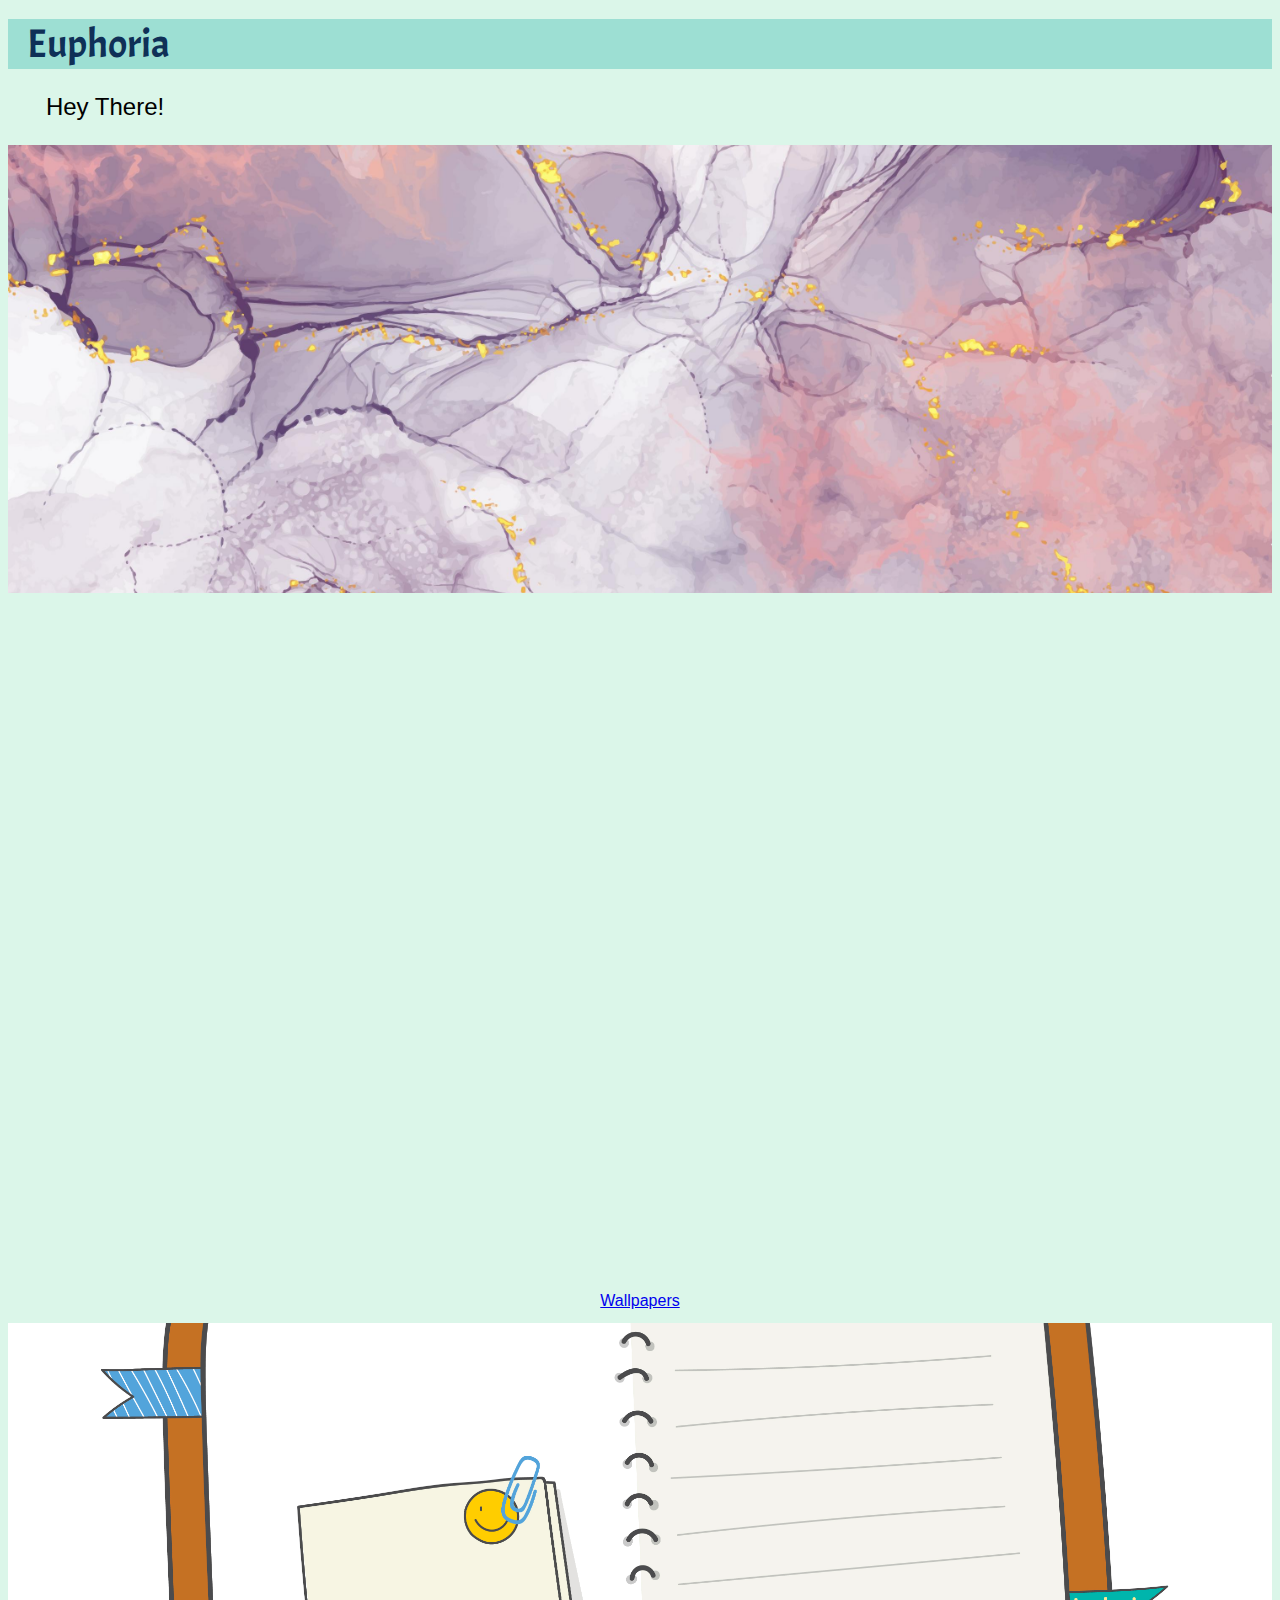
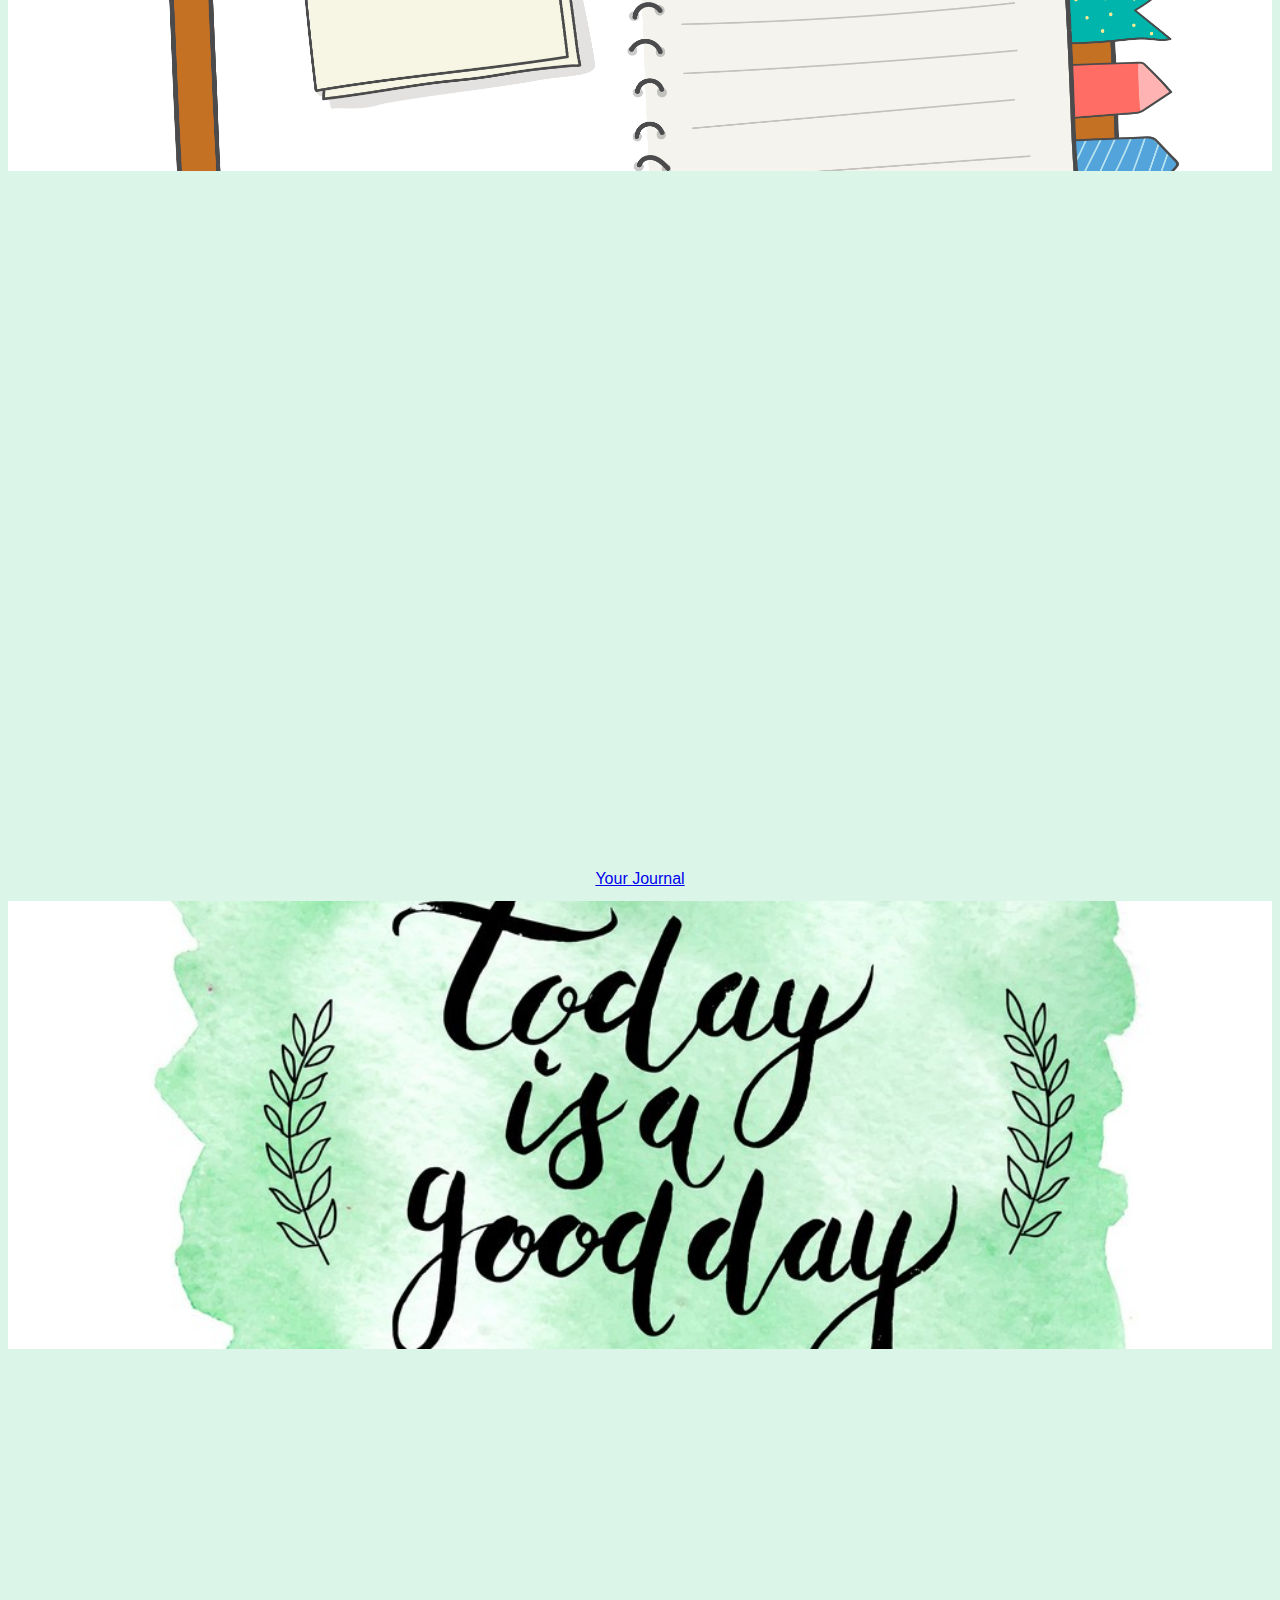
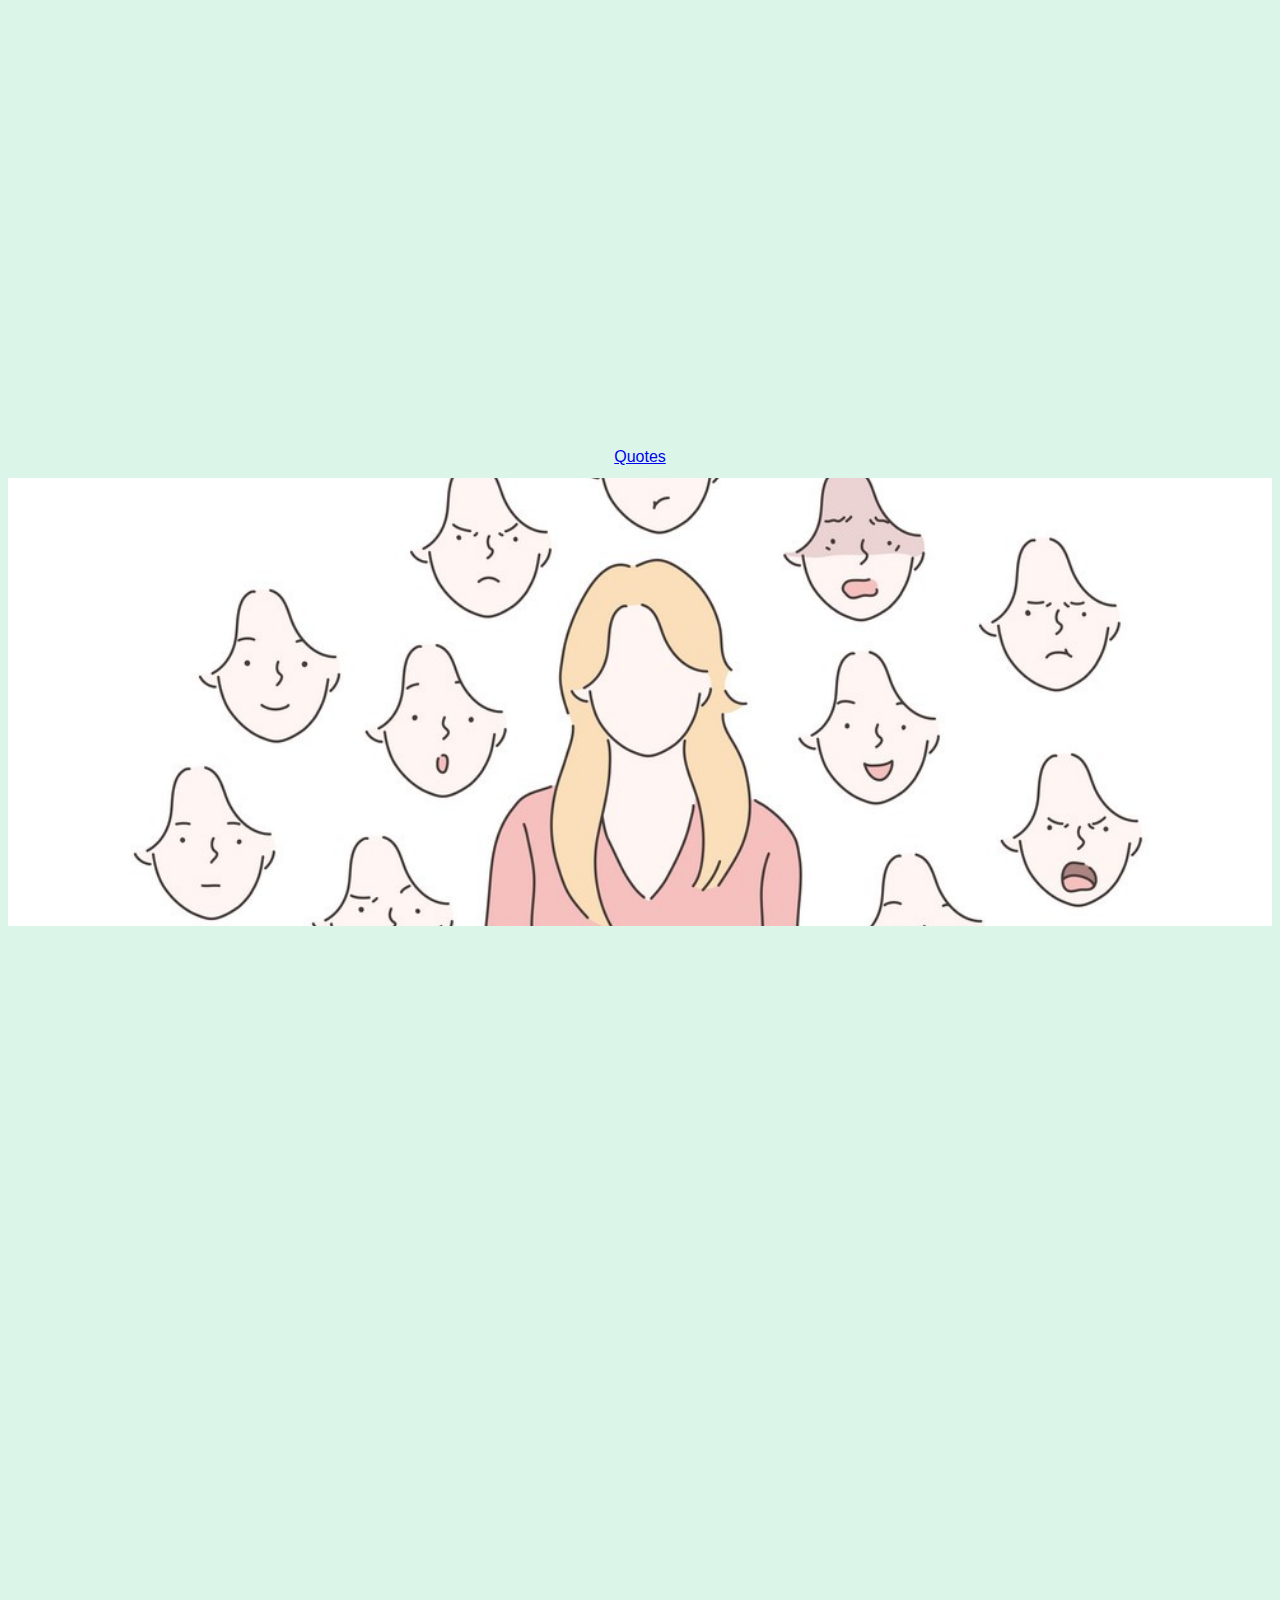
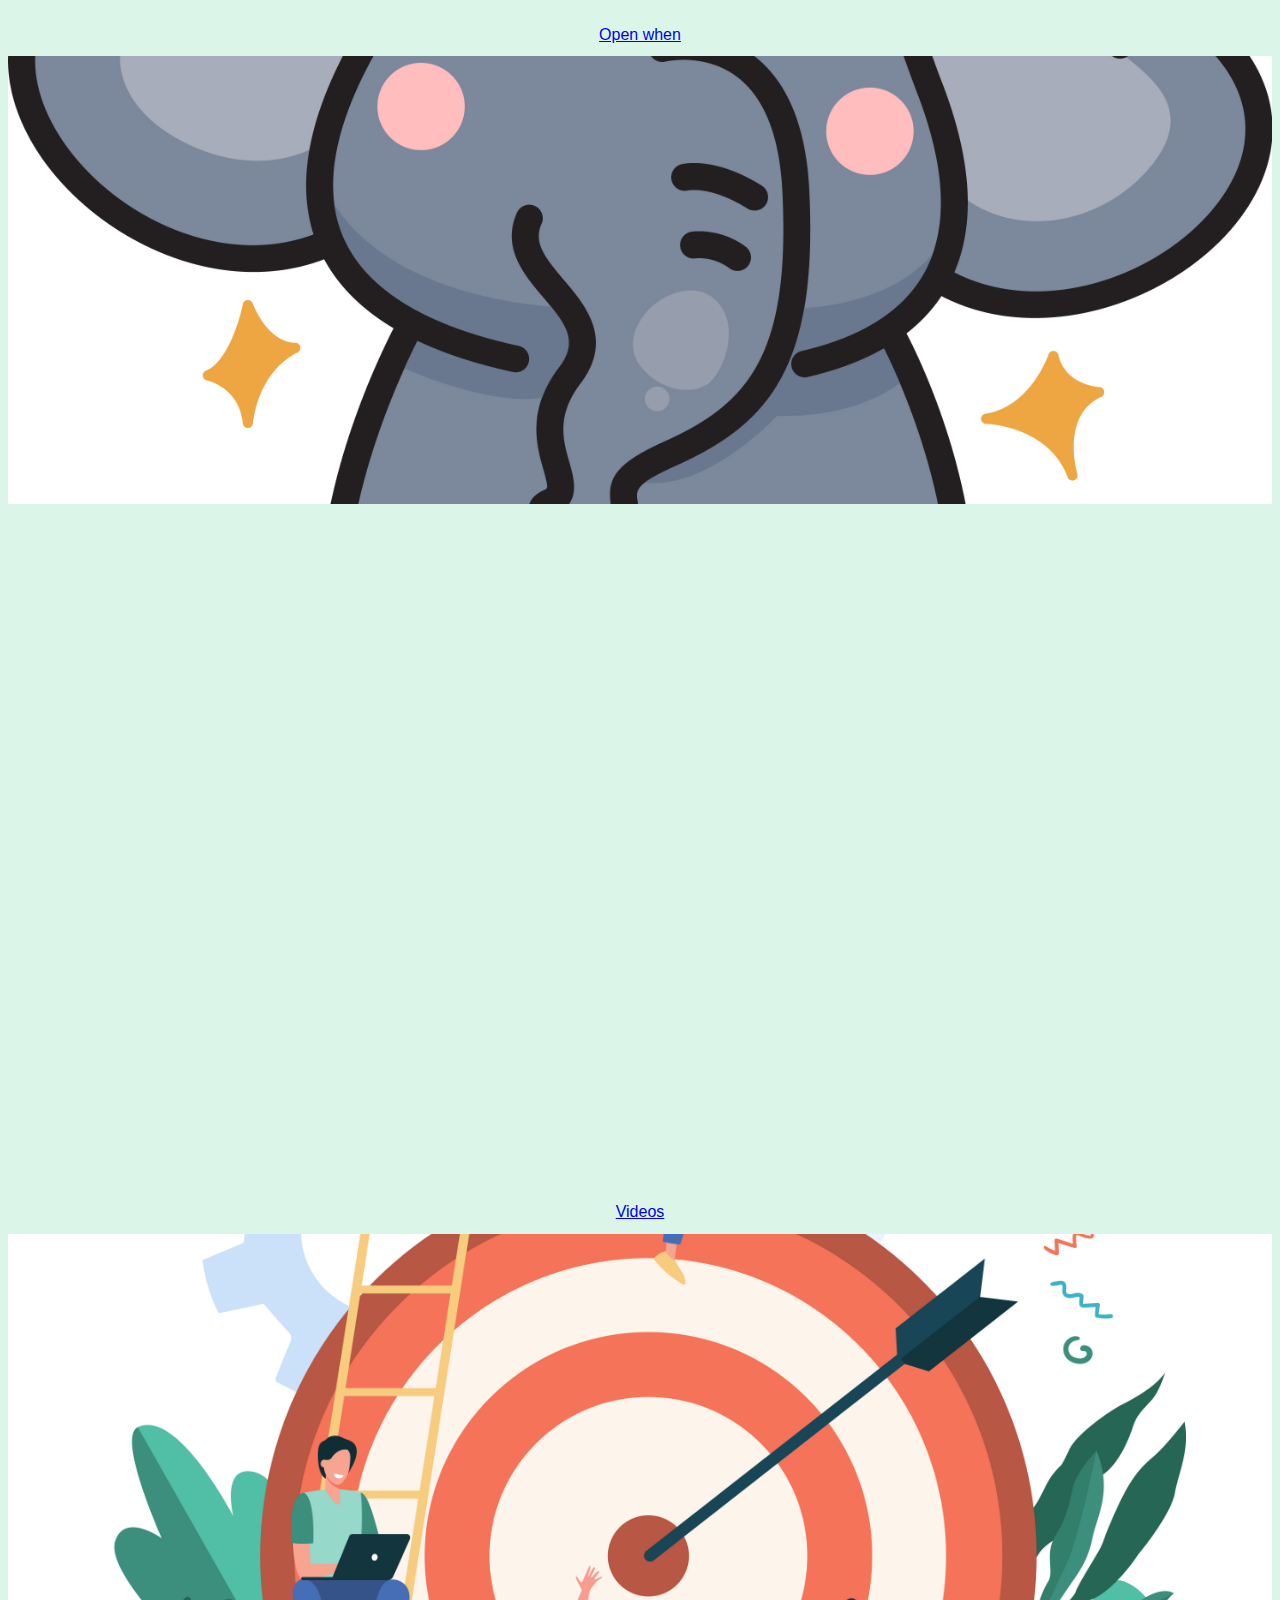
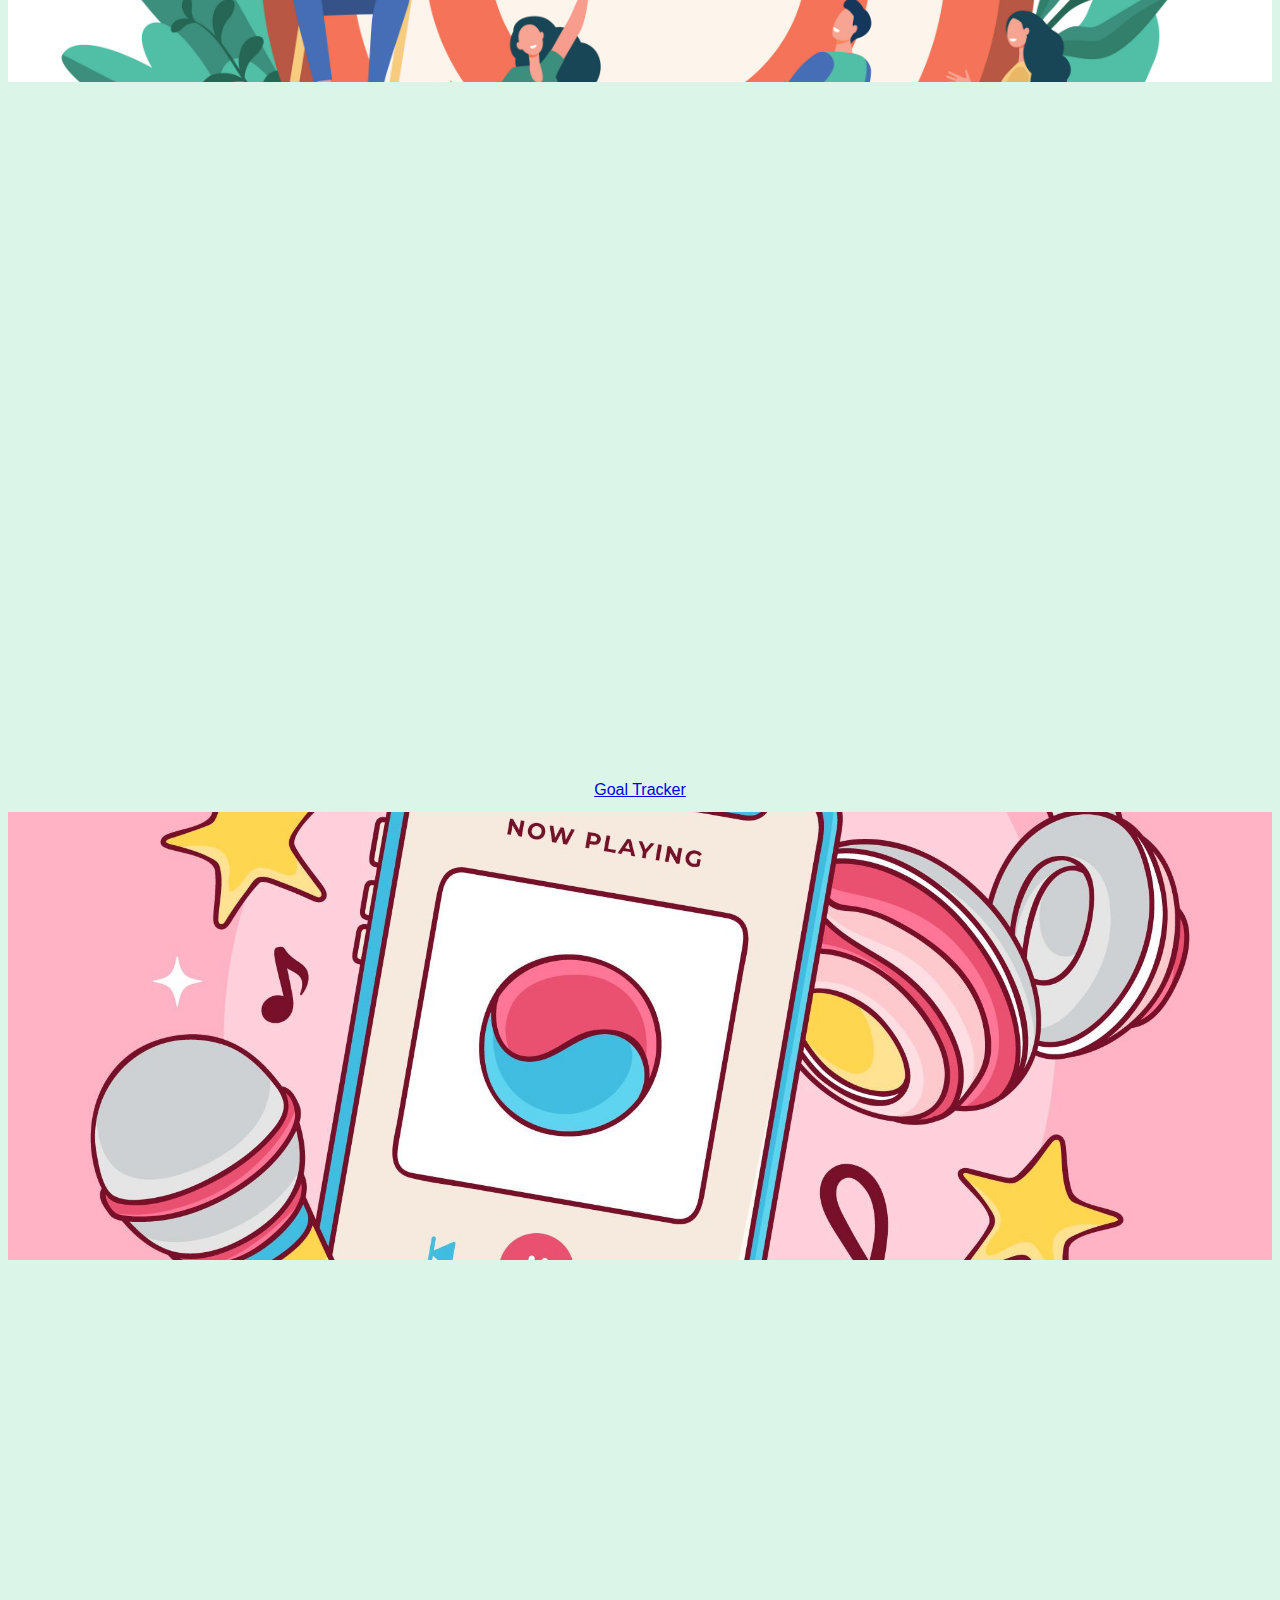
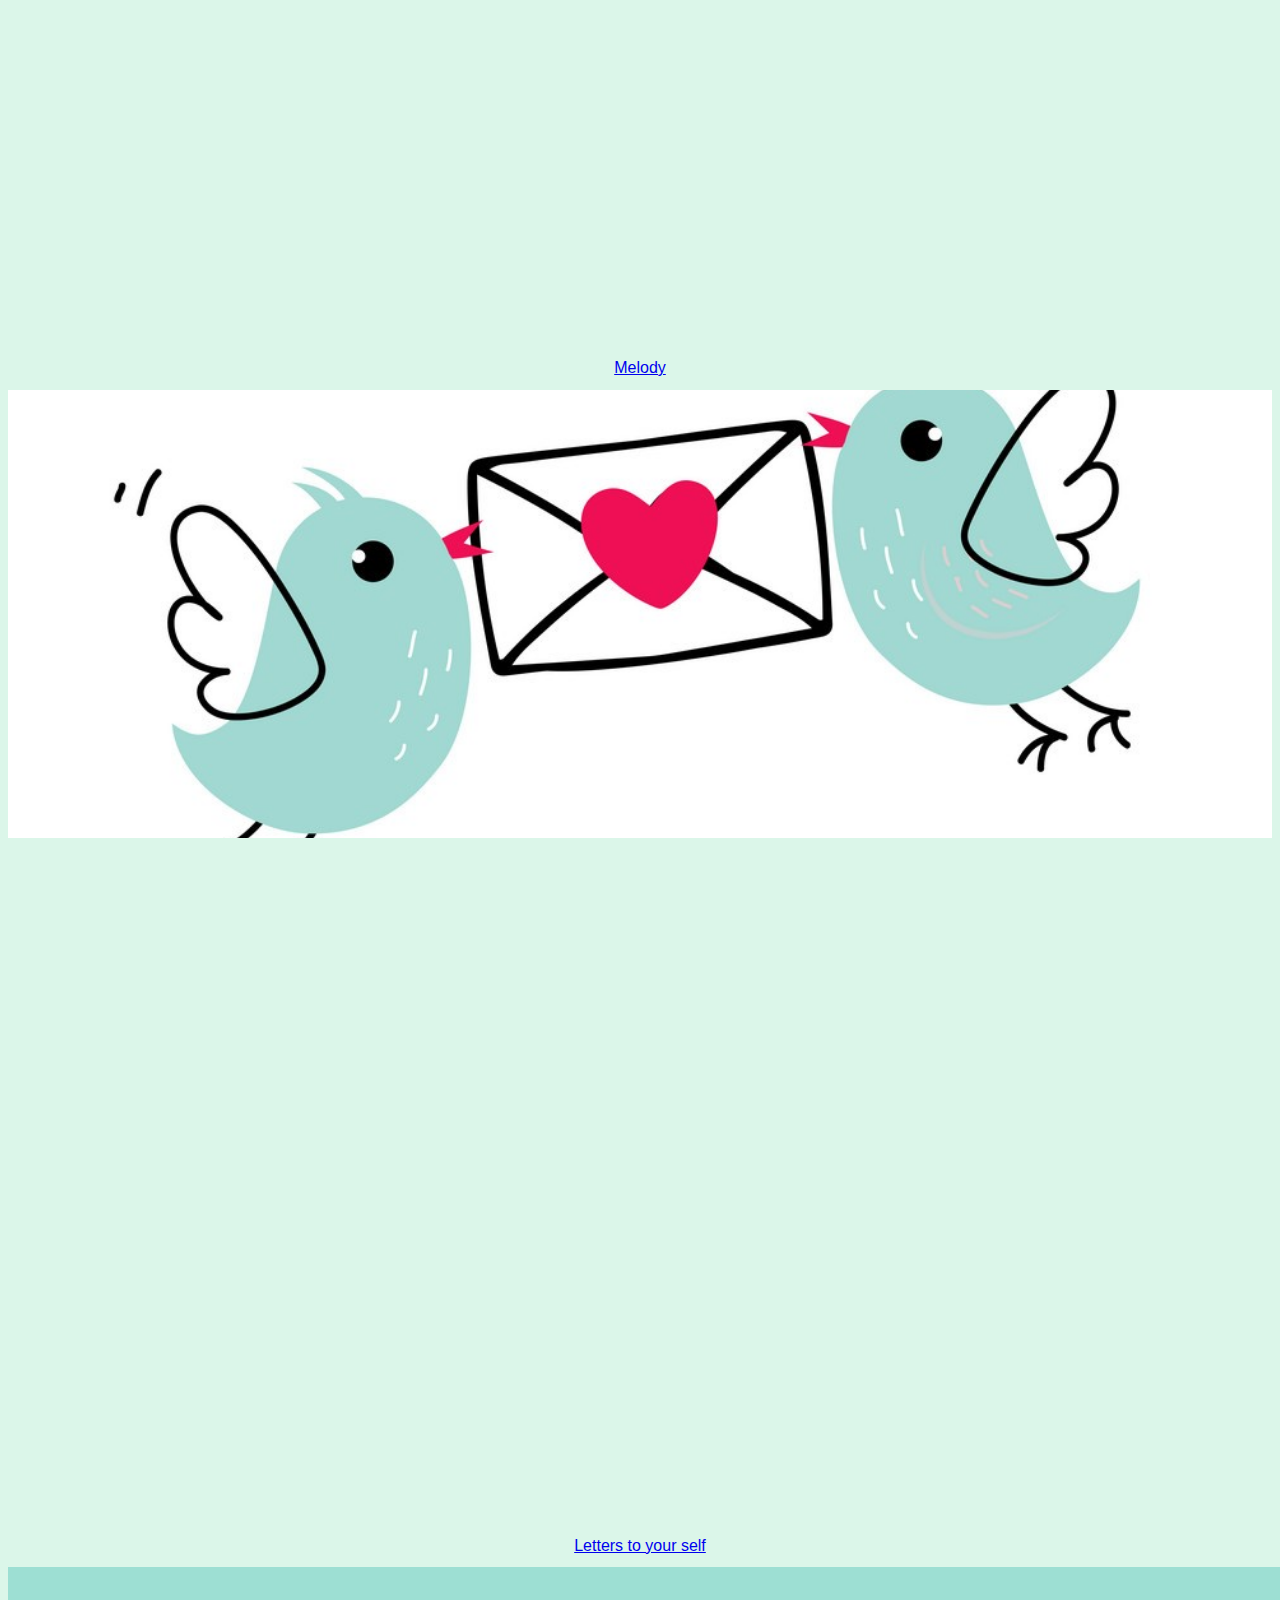
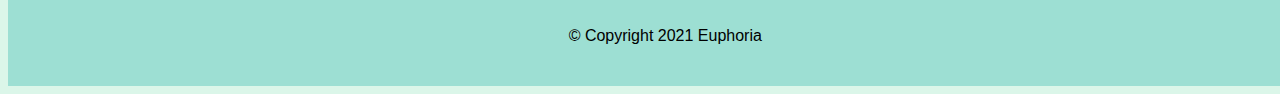
<file: index.html>
<!DOCTYPE html>
<html lang="en" dir="ltr">

<head>
  <meta charset="utf-8">
  <title>Euphoria</title>
  <!-- Font awesome -->
  <link rel="stylesheet" href="https://pro.fontawesome.com/releases/v5.10.0/css/all.css" integrity="sha384-AYmEC3Yw5cVb3ZcuHtOA93w35dYTsvhLPVnYs9eStHfGJvOvKxVfELGroGkvsg+p" crossorigin="anonymous" />

  <!-- FONTS -->
  <link rel="preconnect" href="https://fonts.gstatic.com">
  <link href="https://fonts.googleapis.com/css2?family=Acme&family=B612&display=swap" rel="stylesheet">

  <!-- BOOTSTRAP -->
  <link href="https://cdn.jsdelivr.net/npm/bootstrap@5.0.0-beta2/dist/css/bootstrap.min.css" rel="stylesheet" integrity="sha384-BmbxuPwQa2lc/FVzBcNJ7UAyJxM6wuqIj61tLrc4wSX0szH/Ev+nYRRuWlolflfl" crossorigin="anonymous">
  <!-- CSS -->
<link rel="stylesheet" href="styles.css">

</head>

<body>

  <section id="title">

    <!-- navigation -->

    <div class="conatiner-fluid">
      <nav class="navbar navbar-expand-lg navbar-color: #0f3057 ">
        <h1 class="navbar-brand" href="#">Euphoria</h1>
      </nav>
      <p class="intro line">Hey There!</p>
      </div>
  </section>

  <section id="features">
    <div class="container">
      <div class="row">

        <div class="Wallpapers col-md-6">
          <div class="card text">
            <img src="Images\5159167.jpg" class="card-img">
            <div class="card-img-overlay">
              <!-- <p class="card-title">Wallpapers</p> -->
              <div class="buttons-2">
                <a href="Hashnode Project\wallpaper.html" button type="button" class="btn btn-dark btn-lg start-btn" name="Start">Wallpapers</button></a>
              </div>
            </div>
          </div>
        </div>

        <div class="Journal col-md-6">
          <div class="card text">
            <img src="Images\80457.jpg" class="card-img">
            <div class="card-img-overlay">
              <!-- <p class="card-title"> Journal</p> -->
              <div class="buttons-2">
                <a href="Hashnode Project\index.html"button type="button" class="btn btn-dark btn-lg start-btn" name="Start">Your Journal </button></a>
              </div>
            </div>
          </div>
        </div>

        <div class="Quotes col-md-6">
          <div class="card text">
            <img src="Images\8473937.jpg" class="card-img">
            <div class="card-img-overlay">
              <!-- <p class="card-title">Quotes</p> -->
              <div class="buttons-2">
                <a href="Quotes.html" button type="button" class="btn btn-dark btn-lg start-btn" name="Daily Motivation">Quotes </button></a>
              </div>
            </div>
          </div>
        </div>

        <div class="Open when col-md-6">
          <div class="card text">
            <img src="Images\27103739.jpg" class="card-img">
            <div class="card-img-overlay">
              <!-- <p class="card-title">Open When</p> -->
              <div class="buttons-2">
                <a href="Hashnode Project\openitwhen.html" button type="button" class="btn btn-dark btn-lg start-btn" name="Start">Open when</button></a>
              </div>
            </div>
          </div>
        </div>
        <div class="Videos col-md-6">
          <div class="card text">
            <img src="Images\vectorstock_36034061.jpg" class="card-img">
            <div class="card-img-overlay">
              <!-- <p class="card-title">Videos</p> -->
              <div class="buttons-2">
                <a href="Videos.html" button type="button" class="btn btn-dark btn-lg start-btn" name="Start">Videos</button></a>
              </div>
            </div>
          </div>
        </div>

        <div class="Goals col-md-6">
          <div class="card text">
            <img src="Images\10139.jpg" class="card-img">
            <div class="card-img-overlay">
              <!-- <p class="card-title">Goals</p> -->
              <div class="buttons-2">
                <a href="Hashnode Project\personalgoals.html" button type="button" class="btn btn-dark btn-lg start-btn" name="Start">Goal Tracker </button></a>
              </div>
            </div>
          </div>
        </div>

        <div class="Music col-md-6">
          <div class="card text">
            <img src="Images\4211778.jpg" class="card-img">
            <div class="card-img-overlay">
              <!-- <p class="card-title">Melody</p> -->
              <div class="buttons-2">
                <a href="music.html" button type="button" class="btn btn-dark btn-lg start-btn" name="Start">Melody</button></a>
              </div>
            </div>
          </div>
        </div>

        <div class="Letters col-md-6">
          <div class="card text">
            <img src="Images\35264756.jpg" class="card-img">
            <div class="card-img-overlay">
              <!-- <p class="card-title">Melody</p> -->
              <div class="buttons-2">
                <a href="Letters.html" button type="button" class="btn btn-dark btn-lg start-btn" name="Start">Letters to your self</button></a>
              </div>
            </div>
          </div>
        </div>

      </div>
    </div>
  </section>


  <footer>
    <div class="footer">
      <i class="fab fa-twitter fa-1.8x social"></i>
      <i class="fab fa-facebook-f fa-1.8x social"></i>
      <i class="fab fa-instagram fa-1.8x social"></i>
      <i class="fas fa-envelope fa-1.8x social"></i>
      <p>© Copyright 2021 Euphoria</p>
    </div>

  </footer>

  <!-- JavaScript Bundle with Popper -->
  <script src="https://cdn.jsdelivr.net/npm/bootstrap@5.0.0-beta2/dist/js/bootstrap.bundle.min.js" integrity="sha384-b5kHyXgcpbZJO/tY9Ul7kGkf1S0CWuKcCD38l8YkeH8z8QjE0GmW1gYU5S9FOnJ0" crossorigin="anonymous"></script>
</body>

</html>
</file>
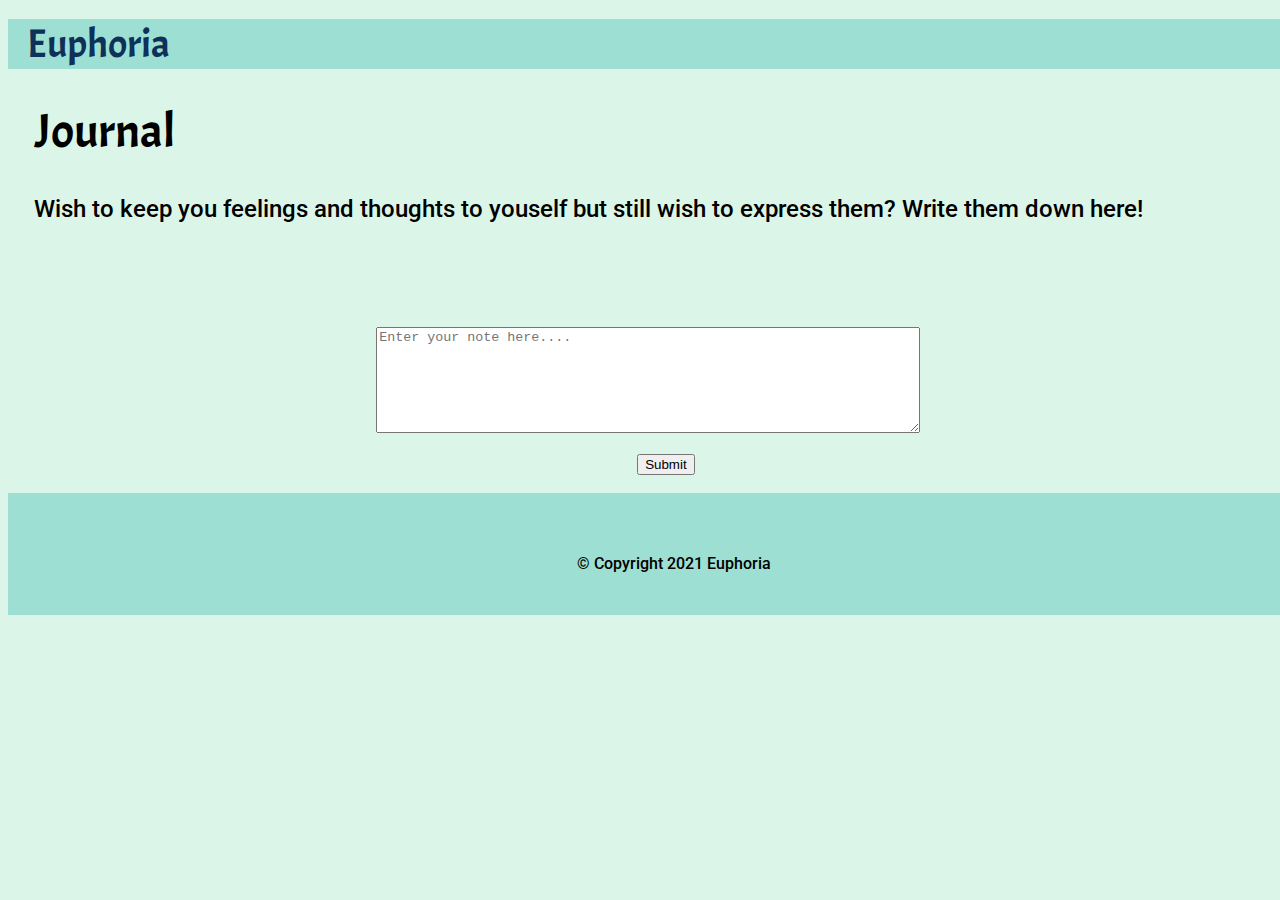
<file: Hashnode Project/index.html>
<!doctype html>
<html lang="en">
<head>
  <meta charset="utf-8" />
  <title>Journal</title>
  <meta name="viewport" content="width=device-width, initial-scale=1">
  <!-- Font awesome -->
  <link rel="stylesheet" href="https://pro.fontawesome.com/releases/v5.10.0/css/all.css" integrity="sha384-AYmEC3Yw5cVb3ZcuHtOA93w35dYTsvhLPVnYs9eStHfGJvOvKxVfELGroGkvsg+p" crossorigin="anonymous" />

  <!-- FONTS -->
  <link rel="preconnect" href="https://fonts.gstatic.com">
<link href="https://fonts.googleapis.com/css2?family=Acme&family=Roboto:wght@300&display=swap" rel="stylesheet">


  <!-- BOOTSTRAP -->
  <link href="https://cdn.jsdelivr.net/npm/bootstrap@5.0.0-beta2/dist/css/bootstrap.min.css" rel="stylesheet" integrity="sha384-BmbxuPwQa2lc/FVzBcNJ7UAyJxM6wuqIj61tLrc4wSX0szH/Ev+nYRRuWlolflfl" crossorigin="anonymous">
  <!-- CSS -->
  <link rel="stylesheet" href="style.css">
</head>
<body>
  <div class="conatiner-fluid">
    <nav class="navbar navbar-expand-lg navbar-color: #0f3057 ">
      <h1 class="navbar-brand" href="">Euphoria</h1>
    </nav>
    </div>
</section>

<section class="intro">
  <h1>Journal</h1>
  <p>Wish to keep you feelings and thoughts to youself but still wish to express them? Write them down here!</p>
</section>

  <div id="appContainer">
    <div id="app"></div>
    <form id="noteForm">
      <textarea id="noteText" placeholder="Enter your note here...."></textarea>
      <div class="buttons-2">
      <input type="submit" value="Submit" button type="button" class="btn btn-dark btn-lg start-btn" name="Start"></button>
      </div>
    </form>
  </div>
  <script src = "src/models/note-model.js"></script>
  <script src = "src/models/note-list-model.js"></script>
  <script src = "src/views/note-list-view.js"></script>
  <script src = "src/views/single-note-view.js"></script>
  <script src = "src/controllers/note-controller.js"></script>

  <script src = "lib/testing-framework.js"></script>
  <script src = "spec/models/note-model.spec.js"></script>
  <script src = "spec/models/note-list-model.spec.js"></script>
  <script src = "spec/views/note-list-view.spec.js"></script>
  <script src = "spec/views/single-note-view.spec.js"></script>
  <footer>
    <div class="footer">
      <i class="fab fa-twitter fa-1.8x social"></i>
      <i class="fab fa-facebook-f fa-1.8x social"></i>
      <i class="fab fa-instagram fa-1.8x social"></i>
      <i class="fas fa-envelope fa-1.8x social"></i>
      <p>© Copyright 2021 Euphoria</p>
    </div>

  </footer>

  <!-- JavaScript Bundle with Popper -->
  <script src="https://cdn.jsdelivr.net/npm/bootstrap@5.0.0-beta2/dist/js/bootstrap.bundle.min.js" integrity="sha384-b5kHyXgcpbZJO/tY9Ul7kGkf1S0CWuKcCD38l8YkeH8z8QjE0GmW1gYU5S9FOnJ0" crossorigin="anonymous"></script>
</body>
</html>
</file>
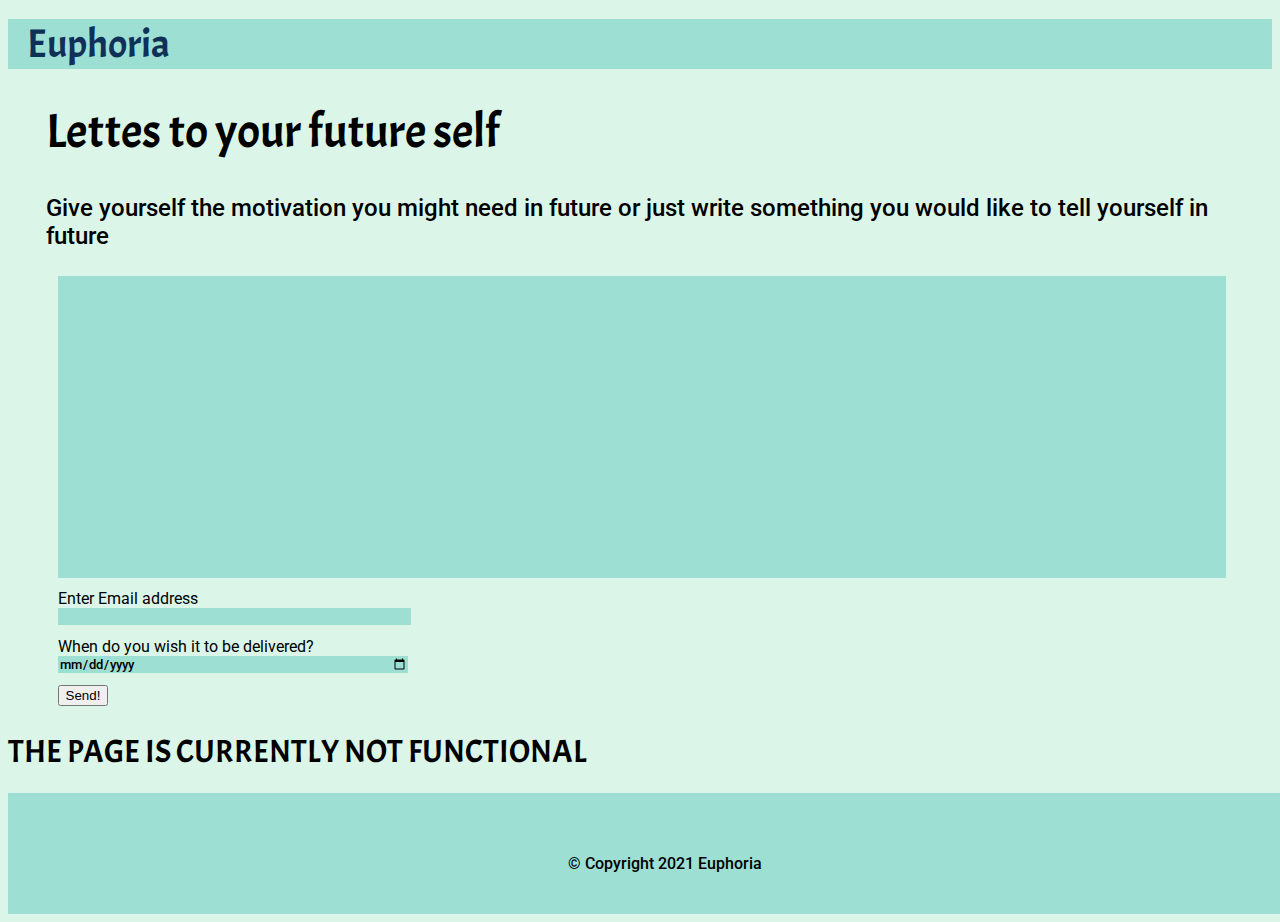
<file: Letters.html>
<!DOCTYPE html>
<html lang="en" dir="ltr">
  <head>
    <meta charset="utf-8">
    <title>Letters to Future self</title>
    <!-- Font awesome -->
    <link rel="stylesheet" href="https://pro.fontawesome.com/releases/v5.10.0/css/all.css" integrity="sha384-AYmEC3Yw5cVb3ZcuHtOA93w35dYTsvhLPVnYs9eStHfGJvOvKxVfELGroGkvsg+p" crossorigin="anonymous" />

    <!-- FONTS -->
    <link rel="preconnect" href="https://fonts.gstatic.com">
<link href="https://fonts.googleapis.com/css2?family=Acme&family=Roboto:wght@300&display=swap" rel="stylesheet">

    <!-- BOOTSTRAP -->
    <link href="https://cdn.jsdelivr.net/npm/bootstrap@5.0.0-beta2/dist/css/bootstrap.min.css" rel="stylesheet" integrity="sha384-BmbxuPwQa2lc/FVzBcNJ7UAyJxM6wuqIj61tLrc4wSX0szH/Ev+nYRRuWlolflfl" crossorigin="anonymous">
    <!-- CSS -->
    <link rel="stylesheet" href="styles.css">
  </head>
  <body>
    <section id="title">

      <!-- navigation -->

      <div class="conatiner-fluid">
        <nav class="navbar navbar-expand-lg navbar-color: #0f3057 ">
          <h1 class="navbar-brand" href="#">Euphoria</h1>
        </nav>
  </section>

<section class=" intro">
  <h1>Lettes to your future self</h1>
<p>Give yourself the motivation you might need in future or just write something you would like to tell yourself in future</p>
</section>

<section class="input">
  <form class="input" action="index.html" method="post">
    <input class="forms dis letter" type="text" name="" value="">
    <label class="labels dis">Enter Email address</label>
    <input class="forms dis" type="email" name="" value="">
    <label class="labels dis">When do you wish it to be delivered?</label>
    <input class="forms dis" type="date" id="" name="">
    <button type="button dis" class="btn btn-dark btn-lg start-btn" name="Start">Send!</button>

  </form>
</section>


<h1>THE PAGE IS CURRENTLY NOT FUNCTIONAL</h1>

<footer>
  <div class="footer">
    <i class="fab fa-twitter fa-1.8x social"></i>
    <i class="fab fa-facebook-f fa-1.8x social"></i>
    <i class="fab fa-instagram fa-1.8x social"></i>
    <i class="fas fa-envelope fa-1.8x social"></i>
    <p>© Copyright 2021 Euphoria</p>
  </div>

</footer>



<!-- JavaScript Bundle with Popper -->
<script src="https://cdn.jsdelivr.net/npm/bootstrap@5.0.0-beta2/dist/js/bootstrap.bundle.min.js" integrity="sha384-b5kHyXgcpbZJO/tY9Ul7kGkf1S0CWuKcCD38l8YkeH8z8QjE0GmW1gYU5S9FOnJ0" crossorigin="anonymous"></script>

  </body>
</html>
</file>
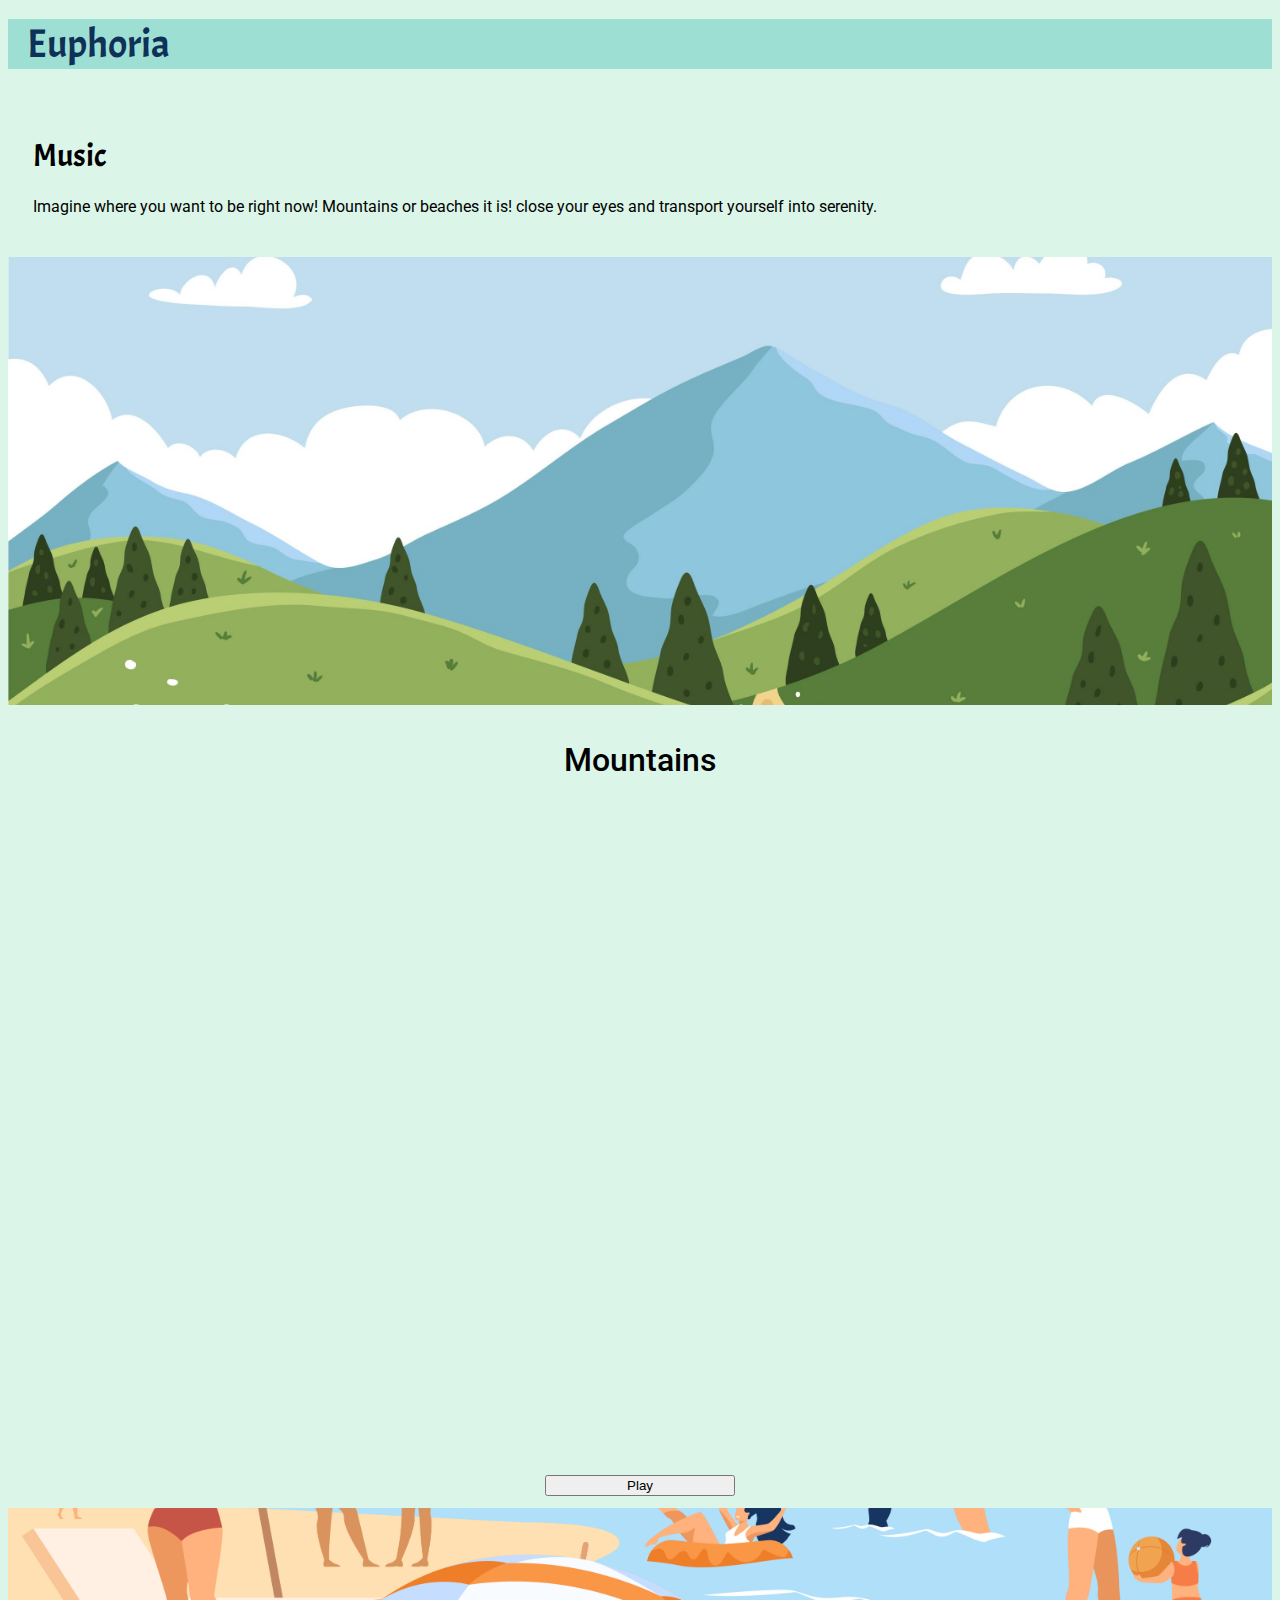
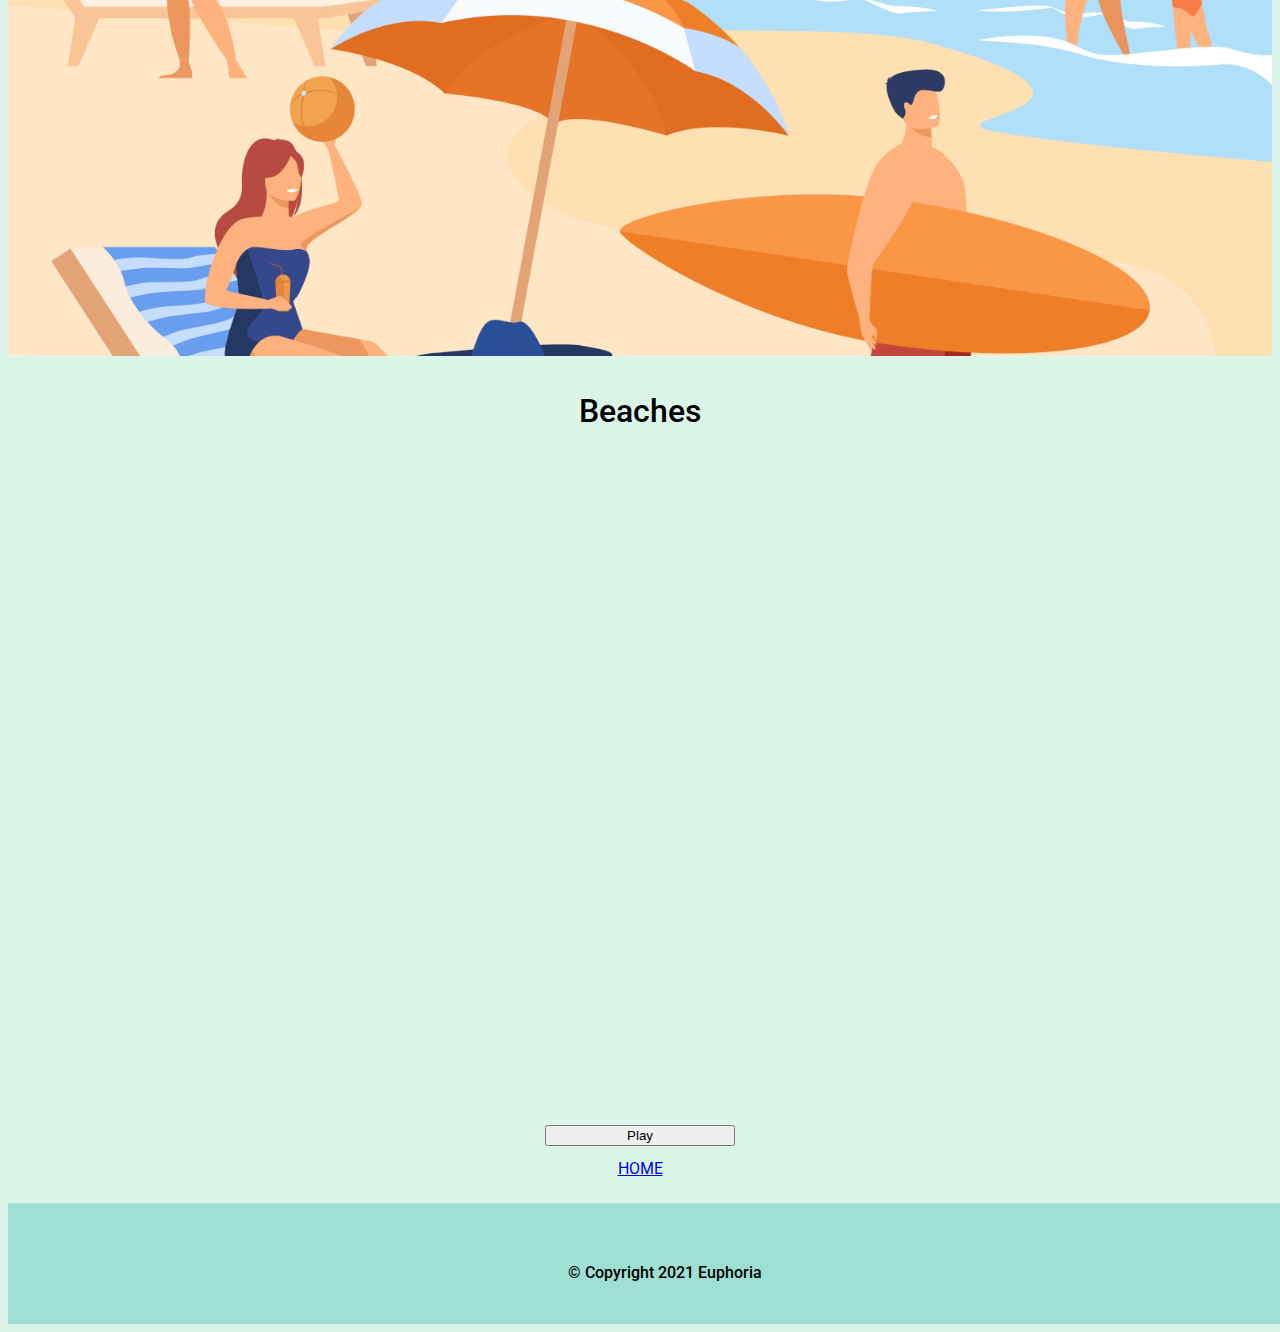
<file: music.html>
<!DOCTYPE html>
<html lang="en" dir="ltr">
  <head>
    <meta charset="utf-8">
    <title>MUSIC</title>
    <!-- Font awesome -->
    <link rel="stylesheet" href="https://pro.fontawesome.com/releases/v5.10.0/css/all.css" integrity="sha384-AYmEC3Yw5cVb3ZcuHtOA93w35dYTsvhLPVnYs9eStHfGJvOvKxVfELGroGkvsg+p" crossorigin="anonymous" />

    <!-- FONTS -->
    <link rel="preconnect" href="https://fonts.gstatic.com">
<link href="https://fonts.googleapis.com/css2?family=Acme&family=Roboto:wght@300&display=swap" rel="stylesheet">

    <!-- BOOTSTRAP -->
    <link href="https://cdn.jsdelivr.net/npm/bootstrap@5.0.0-beta2/dist/css/bootstrap.min.css" rel="stylesheet" integrity="sha384-BmbxuPwQa2lc/FVzBcNJ7UAyJxM6wuqIj61tLrc4wSX0szH/Ev+nYRRuWlolflfl" crossorigin="anonymous">

<link rel="stylesheet" href="styles.css">
  </head>
  <body>

    <section id="title">

      <!-- navigation -->

      <div class="conatiner-fluid">
          <nav class="navbar navbar-expand-lg navbar-color: #0f3057 ">
          <h1 class="navbar-brand" href="#">Euphoria</h1>
        </nav>
  </section>

  <section id="intro">
    <h1>Music</h1>
    <p>Imagine where you want to be right now! Mountains or beaches it is! close your eyes and transport yourself into serenity.</p>
  </section>

    <section id="location">
      <div class="container-fluid">
        <div class="row">

          <div class="Mountain col-md-6">
            <div class="card text">
              <img src="Images\4961757.jpg" class="card-img">
              <div class="card-img-overlay">
                <p class="card-title music">Mountains</p>
                <div class="buttons-2 ">
                  <button type="button" class="btn btn-dark btn-lg start-btn play" id="mountain" name="Start">Play </button>
                </div>
              </div>
            </div>
          </div>

          <div class="Beaches col-md-6">
            <div class="card text">
              <img src="Images\6612.jpg" class="card-img">
              <div class="card-img-overlay">
                <p class="card-title music"> Beaches</p>
                <div class="buttons-2 ">
                  <button type="button" class="btn btn-dark btn-lg start-btn play" id="beach" name="Start">Play </button>
                </div>
              </div>
            </div>
          </div>

        </div>
      </div>
<div class="buttons-3 ">
    <a href="index.html" button type="button" class="btn btn-dark btn-lg start-btn play" id="stop" name="">HOME </button></a>
    </section>

    <footer>
      <div class="footer">
        <i class="fab fa-twitter fa-1.8x social"></i>
        <i class="fab fa-facebook-f fa-1.8x social"></i>
        <i class="fab fa-instagram fa-1.8x social"></i>
        <i class="fas fa-envelope fa-1.8x social"></i>
        <p>© Copyright 2021 Euphoria</p>
      </div>

    </footer>

    <!-- JavaScript Bundle with Popper -->
    <script src="https://cdn.jsdelivr.net/npm/bootstrap@5.0.0-beta2/dist/js/bootstrap.bundle.min.js" integrity="sha384-b5kHyXgcpbZJO/tY9Ul7kGkf1S0CWuKcCD38l8YkeH8z8QjE0GmW1gYU5S9FOnJ0" crossorigin="anonymous"></script>
    <script src="https://ajax.googleapis.com/ajax/libs/jquery/3.3.1/jquery.min.js"></script>
<script src="index.js" charset="utf-8"></script>

  </body>
</html>
</file>
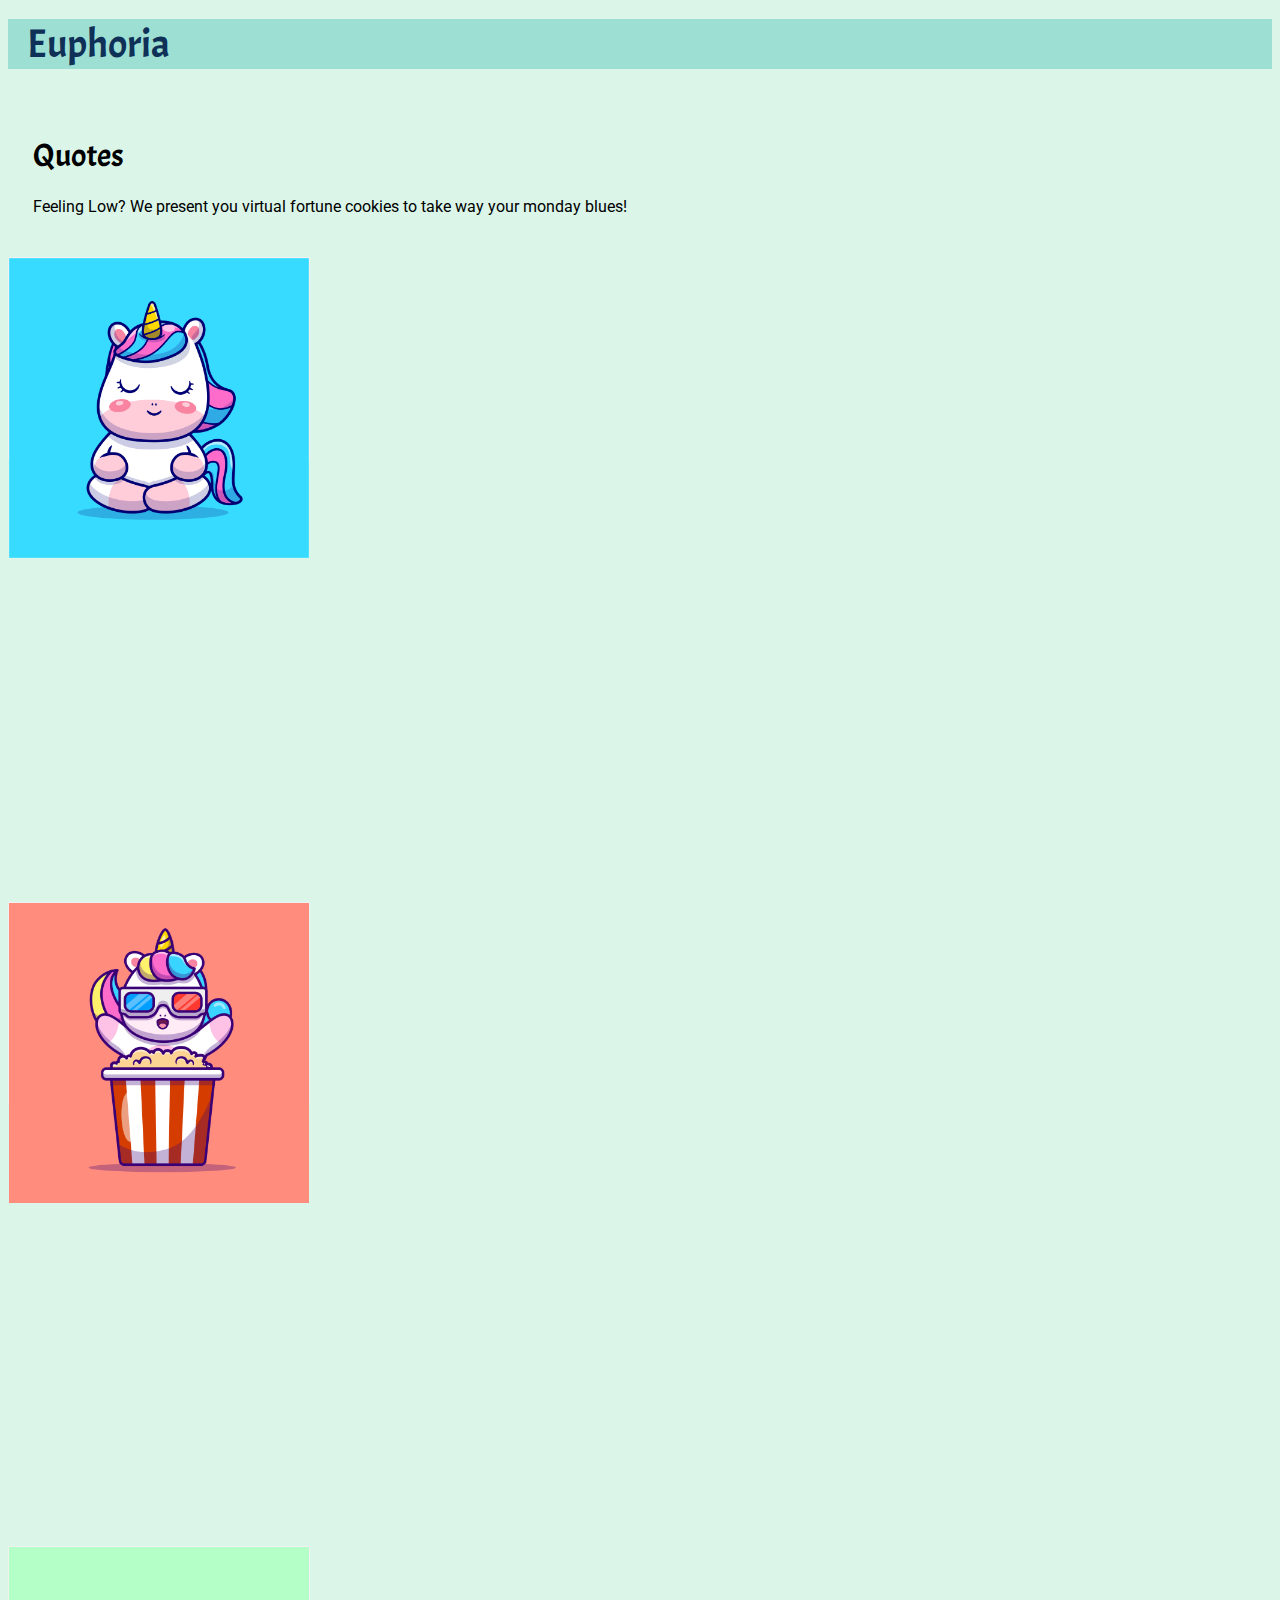
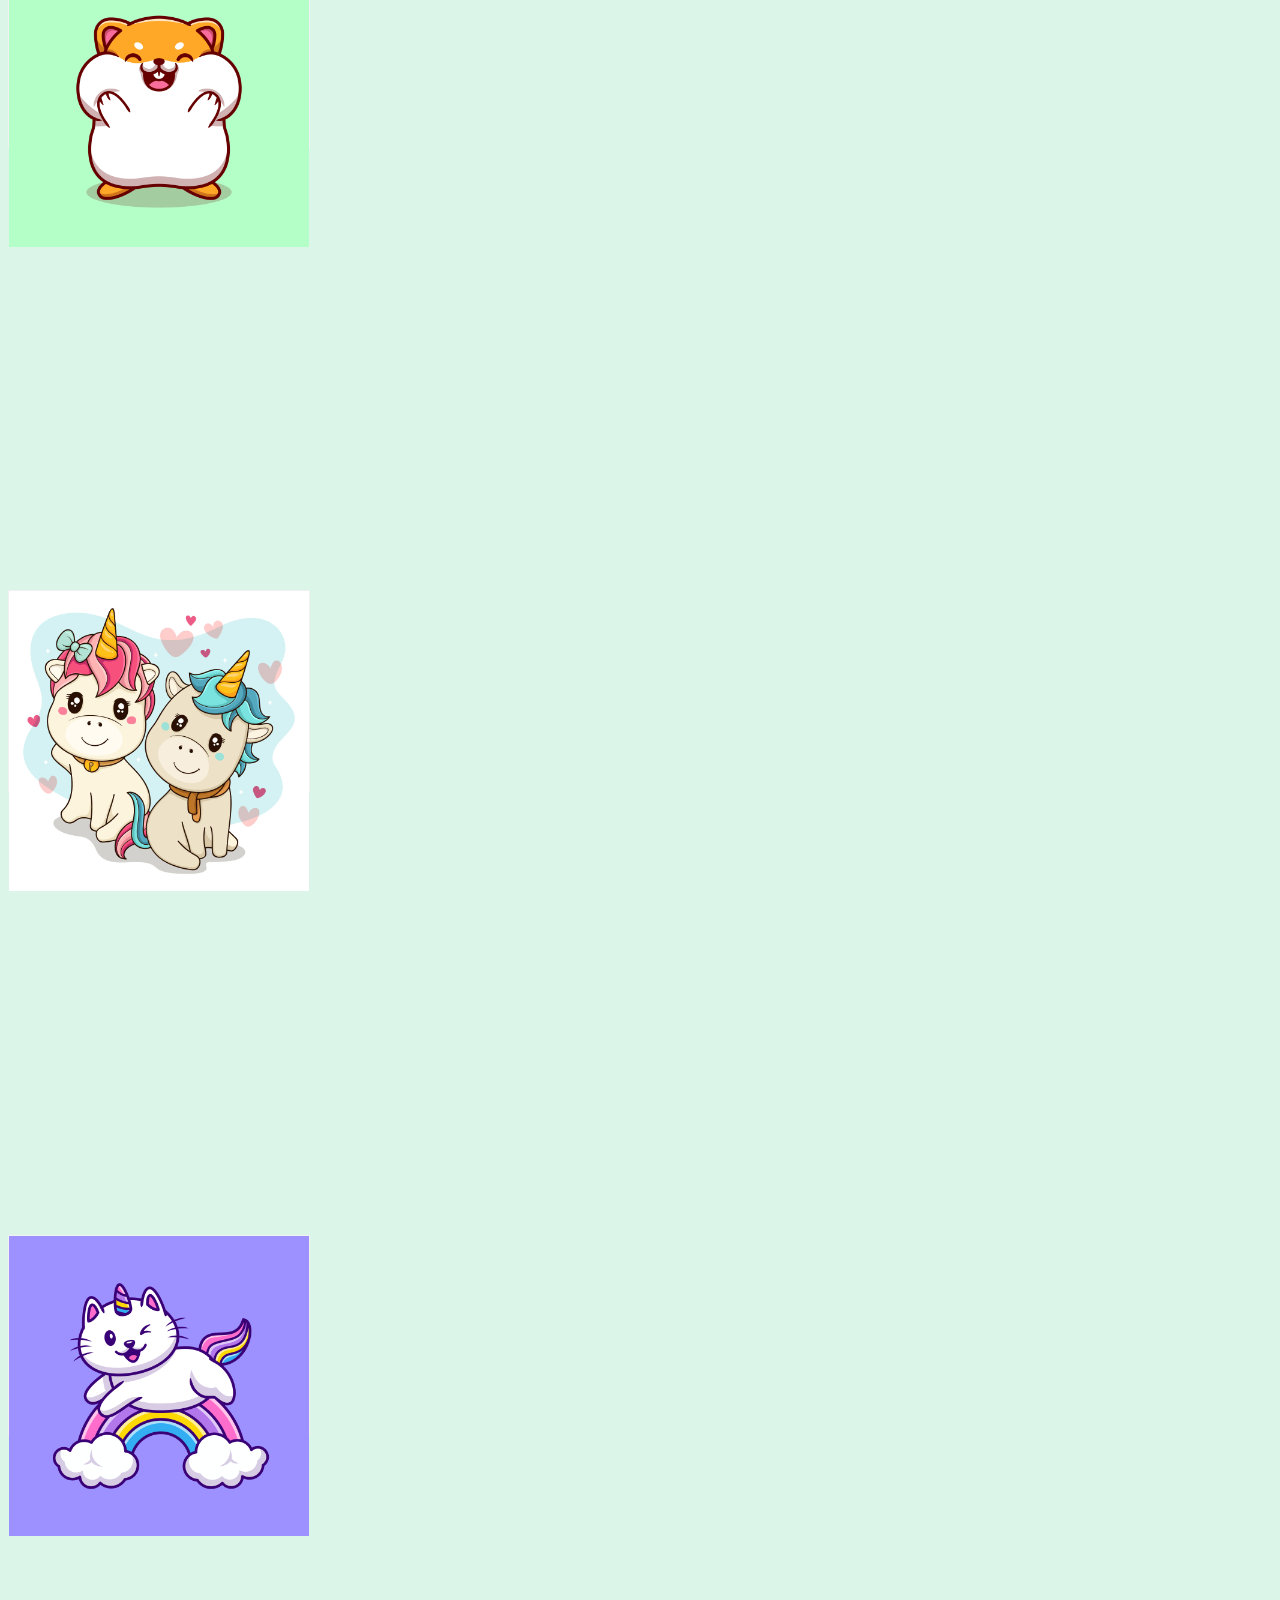
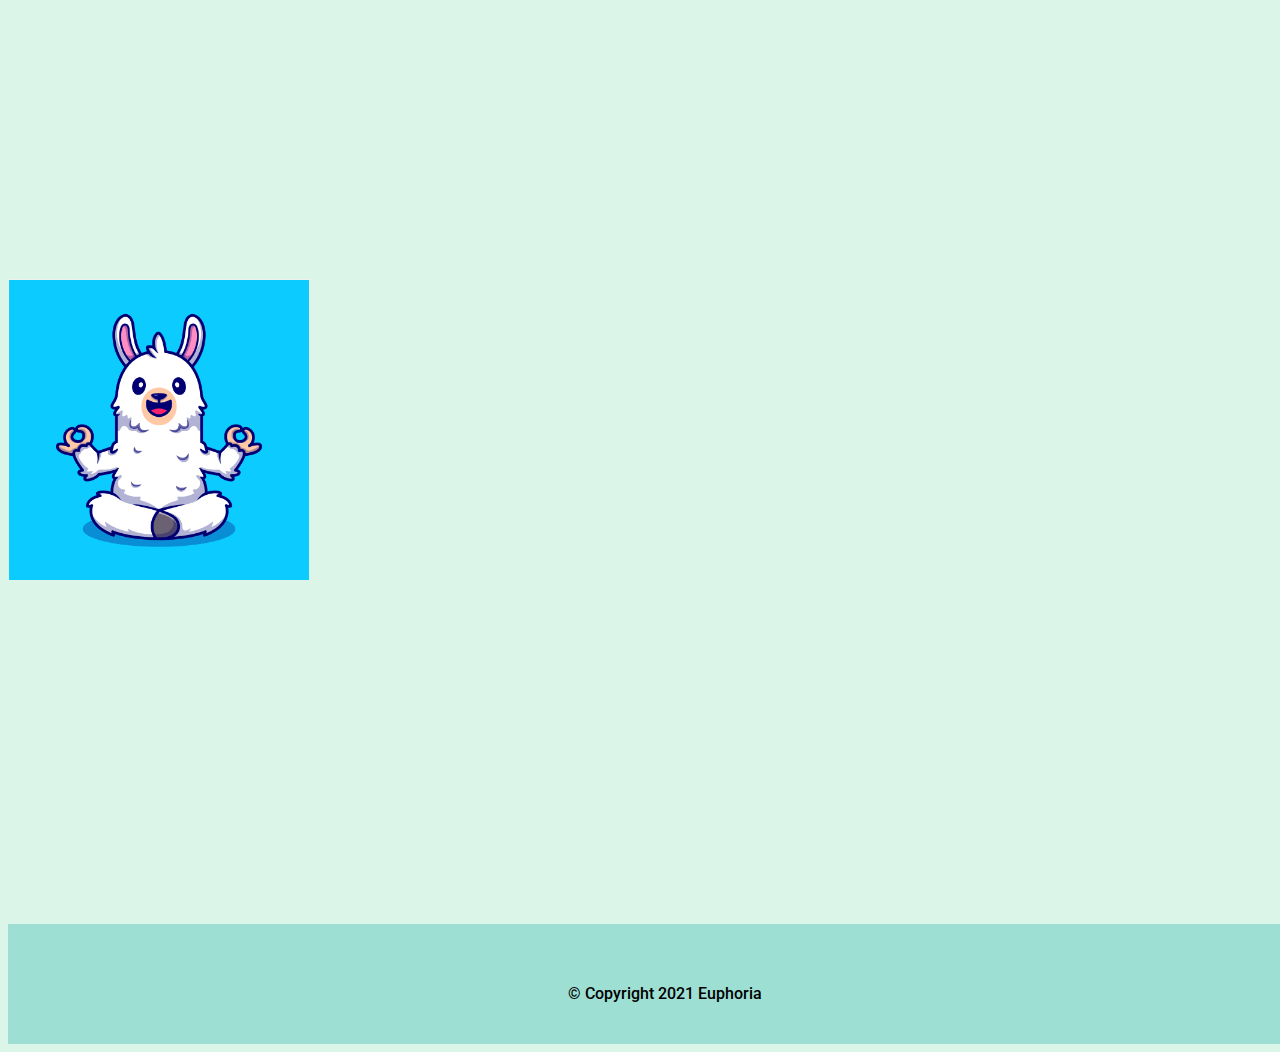
<file: Quotes.html>
<!DOCTYPE html>
<html lang="en" dir="ltr">

<head>
  <meta charset="utf-8">
  <title>Quotes</title>
</head>
<!-- Font awesome -->
<link rel="stylesheet" href="https://pro.fontawesome.com/releases/v5.10.0/css/all.css" integrity="sha384-AYmEC3Yw5cVb3ZcuHtOA93w35dYTsvhLPVnYs9eStHfGJvOvKxVfELGroGkvsg+p" crossorigin="anonymous" />

<!-- FONTS -->
<link rel="preconnect" href="https://fonts.gstatic.com">
<link href="https://fonts.googleapis.com/css2?family=Acme&family=Roboto:wght@300&display=swap" rel="stylesheet">
<!-- BOOTSTRAP -->
<link href="https://cdn.jsdelivr.net/npm/bootstrap@5.0.0-beta2/dist/css/bootstrap.min.css" rel="stylesheet" integrity="sha384-BmbxuPwQa2lc/FVzBcNJ7UAyJxM6wuqIj61tLrc4wSX0szH/Ev+nYRRuWlolflfl" crossorigin="anonymous">
<!-- CSS -->
<link rel="stylesheet" href="styles.css">

<body>
  <section id="title">

    <!-- navigation -->

    <div class="conatiner-fluid">
      <nav class="navbar navbar-expand-lg navbar-color: #0f3057 ">
        <h1 class="navbar-brand" href="#">Euphoria</h1>
      </nav>
  </section>

  <section id="intro">
    <h1>Quotes</h1>
    <p>Feeling Low? We present you virtual fortune cookies to take way your monday blues!</p>
  </section>

  <section id="cards">
    <div class="container">
      <div class="row flips">
        <div class="col-md-4">
          <div class="flip-card">
            <div class="flip-card-inner">
              <div class="flip-card-front">
                <img src="Images\2262.jpg" alt="Avatar" style="width:300px;height:300px;">
              </div>
              <div class="flip-card-back">
                <p>“You’re off to great places, today is your day. Your mountain is waiting, so get on your way.”</p>
              </div>
            </div>
          </div>
        </div>

        <div class="col-md-4">
          <div class="flip-card">
            <div class="flip-card-inner">
              <div class="flip-card-front">
                <img src="Images\18514981.jpg" alt="Avatar" style="width:300px;height:300px;">
              </div>
              <div class="flip-card-back">
                <p>“Positive anything is better than negative nothing.”</p>
              </div>
            </div>
          </div>
        </div>

        <div class="col-md-4">
          <div class="flip-card">
            <div class="flip-card-inner">
              <div class="flip-card-front">
                <img src="Images\2-10.jpg" alt="Avatar" style="width:300px;height:300px;">
              </div>
              <div class="flip-card-back">
                <p>“Happiness is an attitude. We either make ourselves miserable, or happy and strong.”</p>
              </div>
            </div>
          </div>
        </div>

        <div class="col-md-4">
          <div class="flip-card">
            <div class="flip-card-inner">
              <div class="flip-card-front">
                <img src="Images\4866121.jpg" alt="Avatar" style="width:300px;height:300px;">
              </div>
              <div class="flip-card-back">
                <p>"The sun himself is weak when he first rises, and gathers strength and courage as the day gets on."</p>
              </div>
            </div>
          </div>
        </div>

        <div class="col-md-4">
          <div class="flip-card">
            <div class="flip-card-inner">
              <div class="flip-card-front">
                <img src="Images\18354595.jpg" alt="Avatar" style="width:300px;height:300px;">
              </div>
              <div class="flip-card-back">
                <p>“It’s Not Whether You Get Knocked Down, It’s Whether You Get Up.”</p>
              </div>
            </div>
          </div>
        </div>

        <div class="col-md-4">
          <div class="flip-card">
            <div class="flip-card-inner">
              <div class="flip-card-front">
                <img src="Images\5-03.jpg" alt="Avatar" style="width:300px;height:300px;">
              </div>
              <div class="flip-card-back">
                <p>“Happiness is not a station you arrive at, but a manner of traveling.”</p>
              </div>
            </div>
          </div>
        </div>

      </div>
    </div>
  </section>

  <footer>
    <div class="footer">
      <i class="fab fa-twitter fa-1.8x social"></i>
      <i class="fab fa-facebook-f fa-1.8x social"></i>
      <i class="fab fa-instagram fa-1.8x social"></i>
      <i class="fas fa-envelope fa-1.8x social"></i>
      <p>© Copyright 2021 Euphoria</p>
    </div>

  </footer>

  <!-- JavaScript Bundle with Popper -->
  <script src="https://cdn.jsdelivr.net/npm/bootstrap@5.0.0-beta2/dist/js/bootstrap.bundle.min.js" integrity="sha384-b5kHyXgcpbZJO/tY9Ul7kGkf1S0CWuKcCD38l8YkeH8z8QjE0GmW1gYU5S9FOnJ0" crossorigin="anonymous"></script>
</body>

</html>
</file>
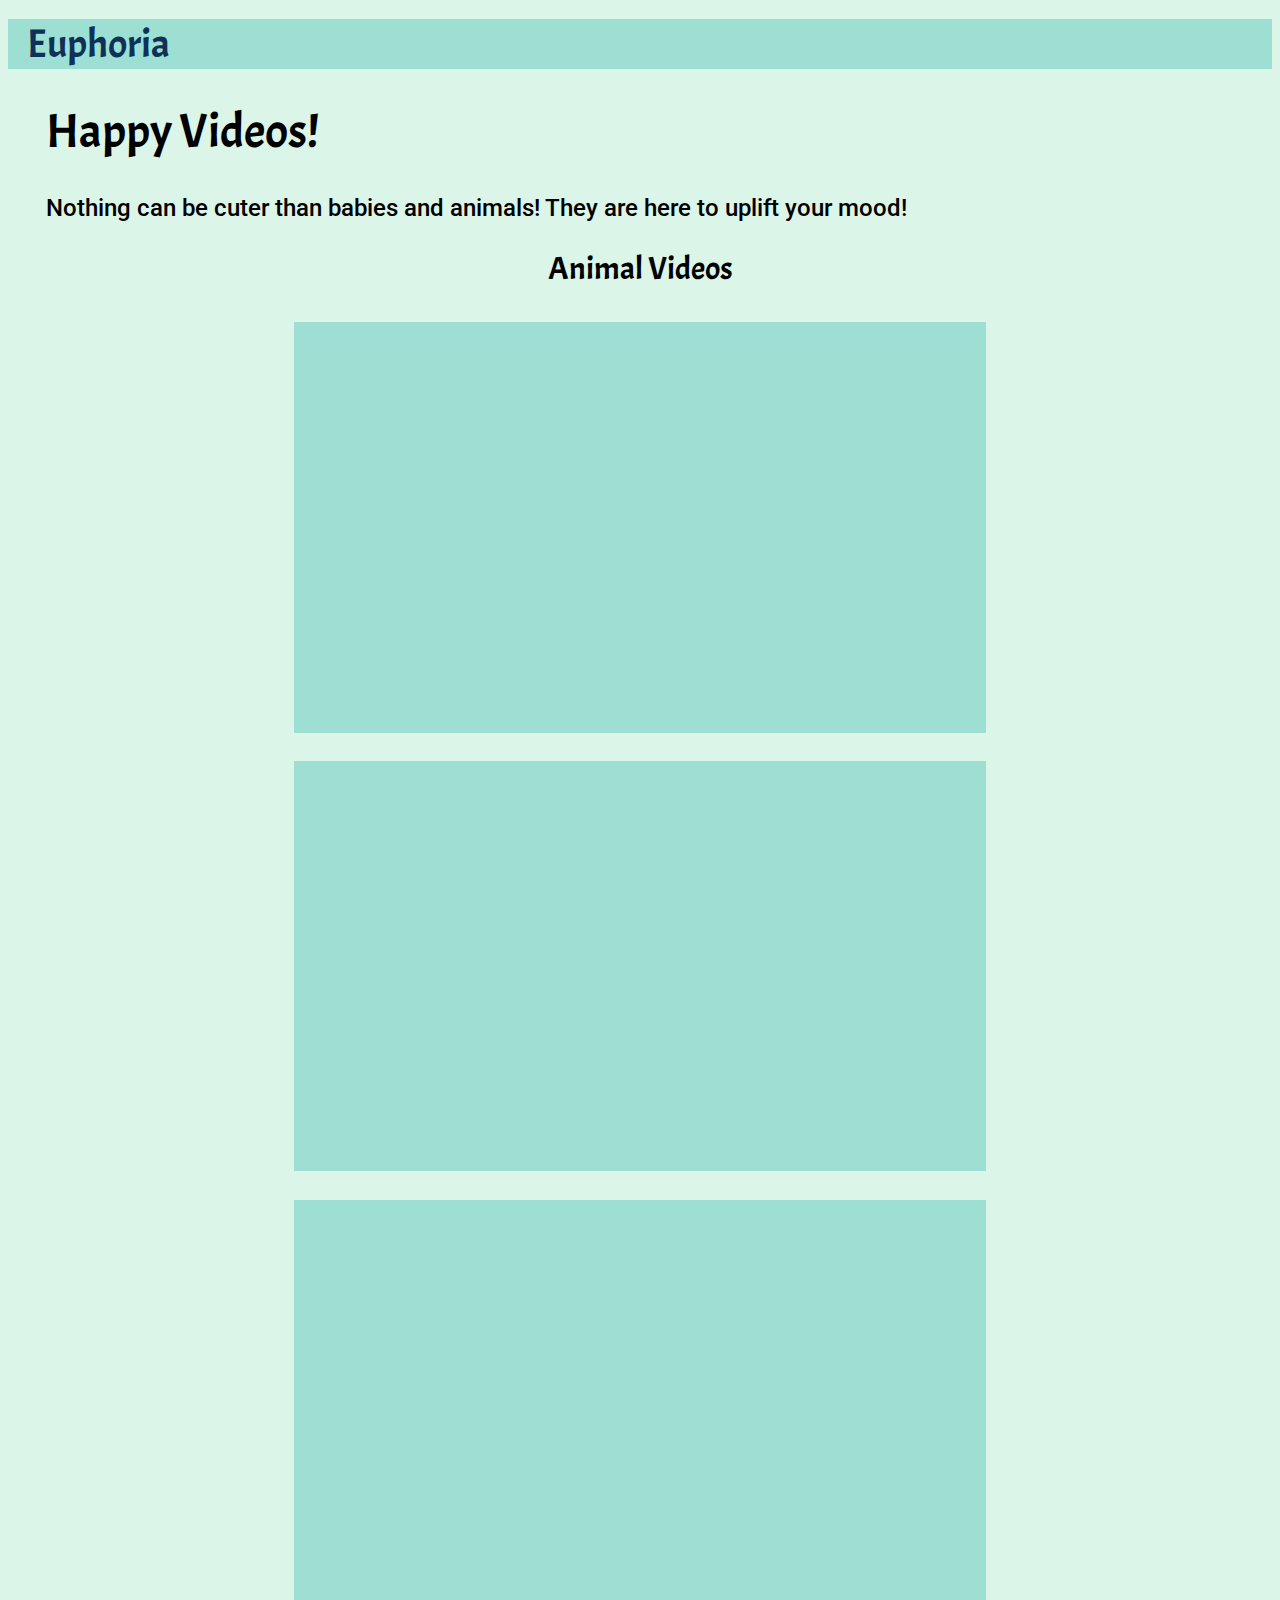
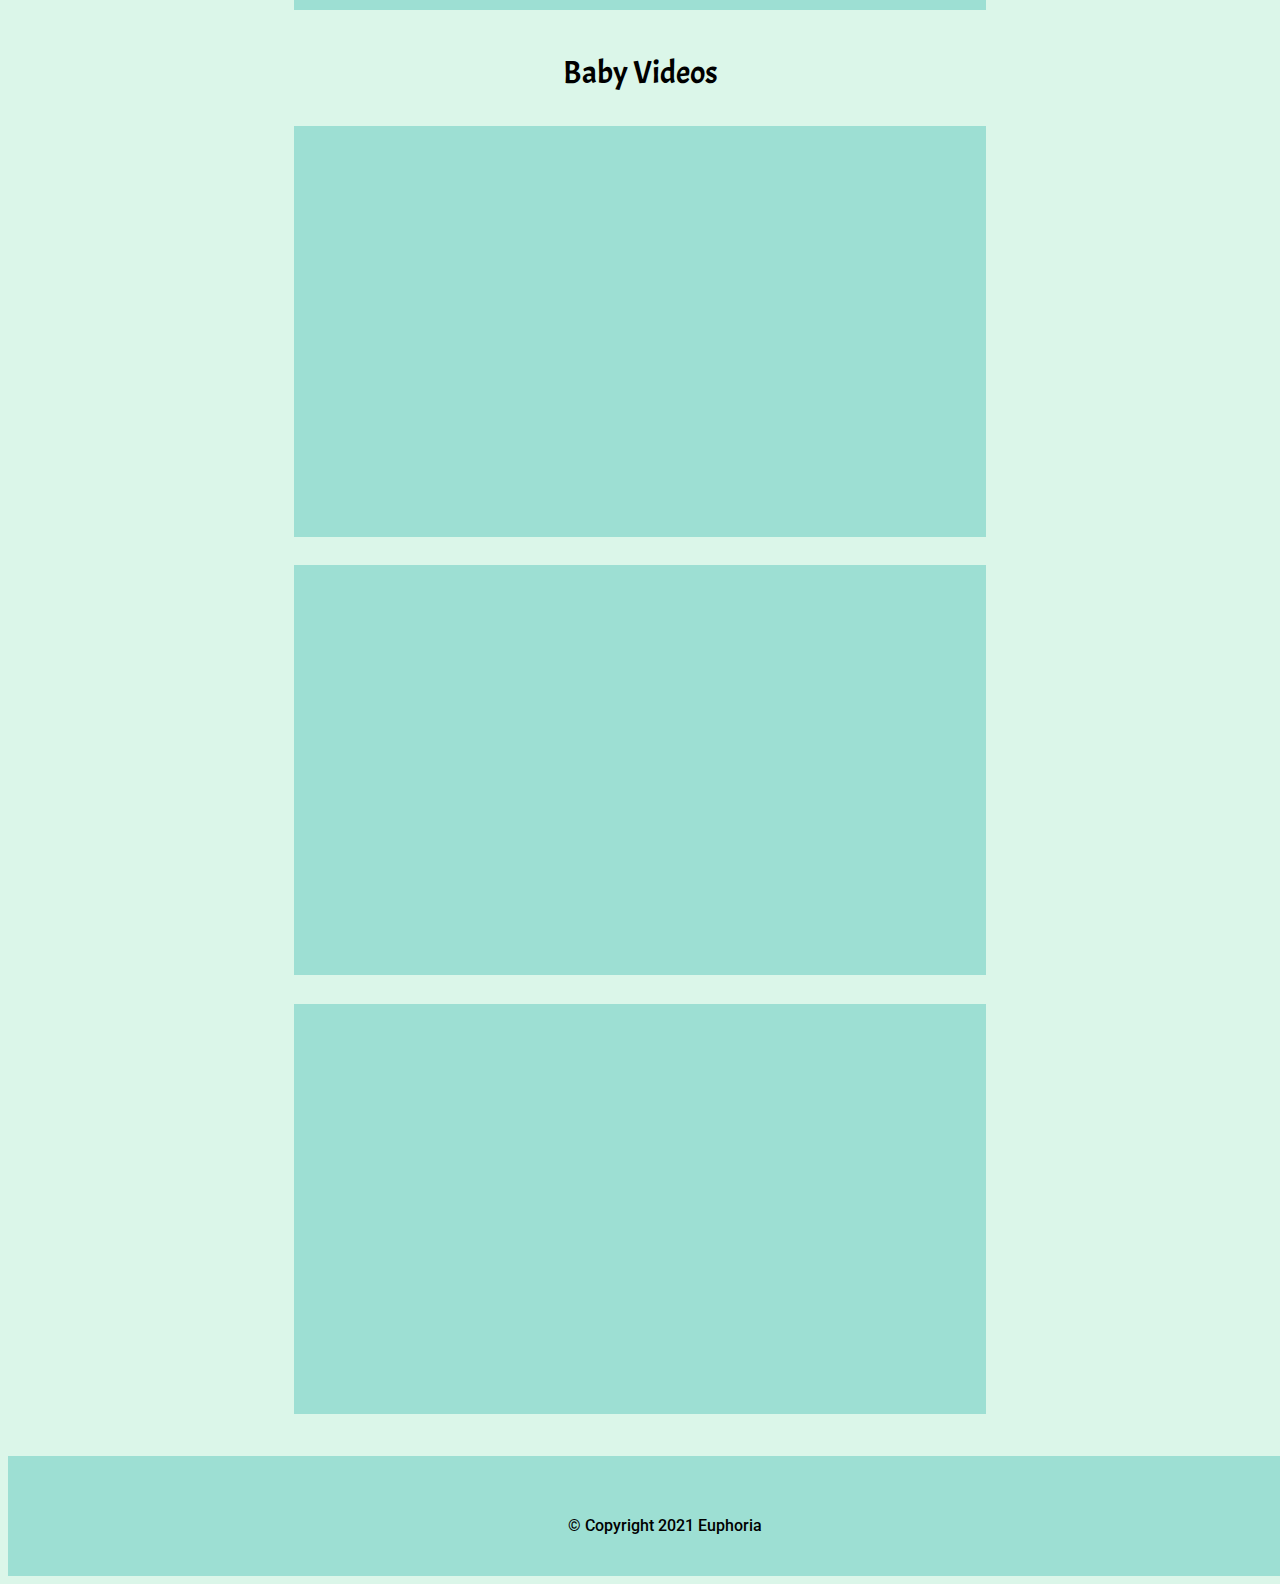
<file: Videos.html>
<!DOCTYPE html>
<html lang="en" dir="ltr">

<head>
  <meta charset="utf-8">
  <title>Happy Videos</title>
  <!-- Font awesome -->
  <link rel="stylesheet" href="https://pro.fontawesome.com/releases/v5.10.0/css/all.css" integrity="sha384-AYmEC3Yw5cVb3ZcuHtOA93w35dYTsvhLPVnYs9eStHfGJvOvKxVfELGroGkvsg+p" crossorigin="anonymous" />
  <!-- FONTS -->
  <link rel="preconnect" href="https://fonts.gstatic.com">
  <link href="https://fonts.googleapis.com/css2?family=Acme&family=Roboto:wght@300&display=swap" rel="stylesheet">
  <!-- BOOTSTRAP -->
  <link href="https://cdn.jsdelivr.net/npm/bootstrap@5.0.0-beta2/dist/css/bootstrap.min.css" rel="stylesheet" integrity="sha384-BmbxuPwQa2lc/FVzBcNJ7UAyJxM6wuqIj61tLrc4wSX0szH/Ev+nYRRuWlolflfl" crossorigin="anonymous">
  <!-- CSS -->
  <link rel="stylesheet" href="styles.css">

</head>

<body>

  <section id="title">

    <!-- navigation -->

    <div class="conatiner-fluid">
      <nav class="navbar navbar-expand-lg navbar-color: #0f3057 ">
        <h1 class="navbar-brand" href="#">Euphoria</h1>
      </nav>
  </section>

  <section class="intro">
    <h1>Happy Videos!</h1>
    <p>Nothing can be cuter than babies and animals! They are here to uplift your mood!</p>
  </section>

  <section class="Animal videos">
    <h1>Animal Videos</h1>
    <iframe class="vid" width="644" height="362" src="https://www.youtube.com/embed/MijvbBWY2FE" title="YouTube video player" frameborder="0" allow="accelerometer; autoplay; clipboard-write; encrypted-media; gyroscope; picture-in-picture"
      allowfullscreen></iframe>
    <iframe class="vid" width="644" height="362" src="https://www.youtube.com/embed/rgBn5RSy2xA" title="YouTube video player" frameborder="0" allow="accelerometer; autoplay; clipboard-write; encrypted-media; gyroscope; picture-in-picture"
      allowfullscreen></iframe>
    <iframe class="vid" width="644" height="362" src="https://www.youtube.com/embed/5HWQH79VMh4" title="YouTube video player" frameborder="0" allow="accelerometer; autoplay; clipboard-write; encrypted-media; gyroscope; picture-in-picture"
      allowfullscreen></iframe>
  </section>

  <section class="Baby videos">
    <h1>Baby Videos</h1>
    <iframe class="vid" width="644" height="362" src="https://www.youtube.com/embed/F9wbogYwTVM" title="YouTube video player" frameborder="0" allow="accelerometer; autoplay; clipboard-write; encrypted-media; gyroscope; picture-in-picture"
      allowfullscreen></iframe>
    <iframe class="vid" width="644" height="362" src="https://www.youtube.com/embed/VW3i0jfMeCw" title="YouTube video player" frameborder="0" allow="accelerometer; autoplay; clipboard-write; encrypted-media; gyroscope; picture-in-picture"
      allowfullscreen></iframe>
    <iframe class="vid" width="644" height="362" src="https://www.youtube.com/embed/28lwh1ej9Z4" title="YouTube video player" frameborder="0" allow="accelerometer; autoplay; clipboard-write; encrypted-media; gyroscope; picture-in-picture"
      allowfullscreen></iframe>
  </section>
  <footer>
    <div class="footer">
      <i class="fab fa-twitter fa-1.8x social"></i>
      <i class="fab fa-facebook-f fa-1.8x social"></i>
      <i class="fab fa-instagram fa-1.8x social"></i>
      <i class="fas fa-envelope fa-1.8x social"></i>
      <p>© Copyright 2021 Euphoria</p>
    </div>

  </footer>

  <!-- JavaScript Bundle with Popper -->
  <script src="https://cdn.jsdelivr.net/npm/bootstrap@5.0.0-beta2/dist/js/bootstrap.bundle.min.js" integrity="sha384-b5kHyXgcpbZJO/tY9Ul7kGkf1S0CWuKcCD38l8YkeH8z8QjE0GmW1gYU5S9FOnJ0" crossorigin="anonymous"></script>
</body>

</html>
</file>
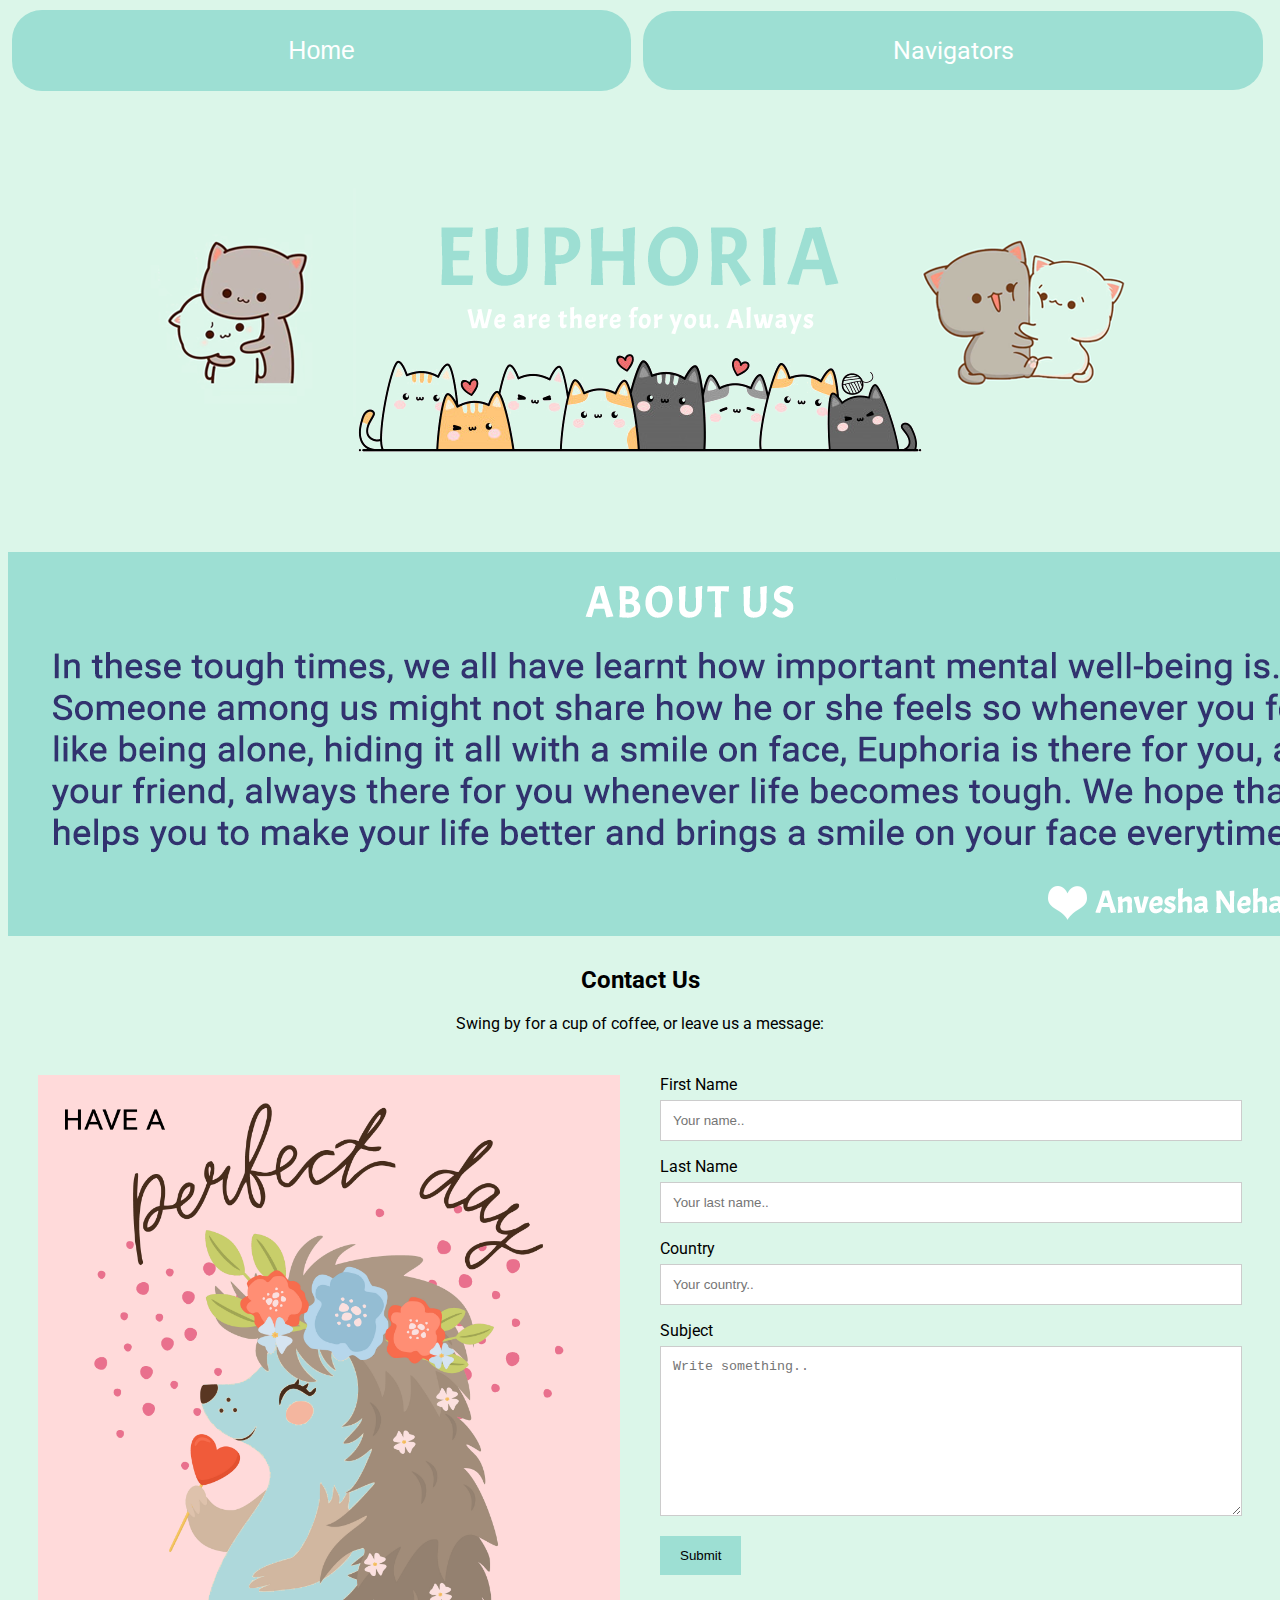
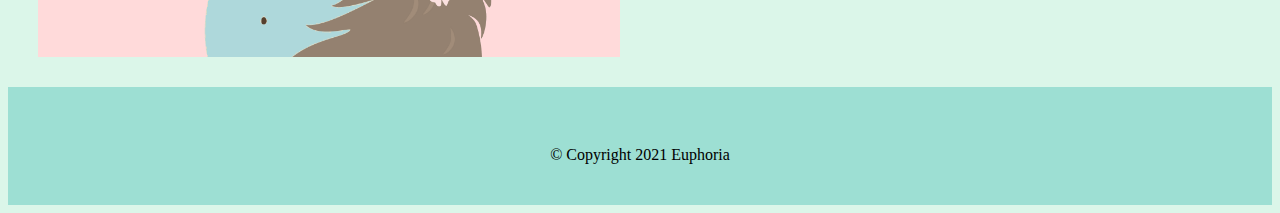
<file: Hashnode Project/home.html>
<!DOCTYPE html>
</html>
<head>
  <link rel="preconnect" href="https://fonts.gstatic.com">
  <link href="https://fonts.googleapis.com/css2?family=Roboto&display=swap" rel="stylesheet">
  <meta name="viewport" content="width=device-width, initial-scale=1">
  <meta charset="utf-8">
  <title>Euphoria</title>
  <style>

    *{box-sizing: border-box}
    body {font-family: 'Roboto', sans-serif;
        overflow-x: hidden;
  }

    img {
  display: block;
  margin-left: auto;
  margin-right: auto;
}
/* FOOTER */
.footer {
  background-color: #9ddfd3;
  width: 100%;
  padding: 2%;
  text-align: center;
  font-family: 'Saira Condensed';
  font-style: normal;
  font-weight: 500;
  margin-top: auto;
}

.social {
  color: white;
  padding: 1%;
  size: 2%;
}
/*contact us button*/

/* Style inputs */
input[type=text], select, textarea {
  width: 100%;
  padding: 12px;
  border: 1px solid #ccc;
  margin-top: 6px;
  margin-bottom: 16px;
  resize: vertical;
}

input[type=submit] {
  background-color: #9ddfd3;
  color: white;
  padding: 12px 20px;
  border: none;
  cursor: pointer;
}

input[type=submit]:hover {
  background-color: #aee1e1;
}

/* Style the container/contact section */
.container {
  border-radius: 5px;
  background-color: #dbf6e9;
  padding: 10px;
}

/* Create two columns that float next to eachother */
.column {
  float: left;
  width: 50%;
  margin-top: 6px;
  padding: 20px;
}

/* Clear floats after the columns */
.row:after {
  content: "";
  display: table;
  clear: both;
}

/* Responsive layout - when the screen is less than 600px wide, make the two columns stack on top of each other instead of next to each other */
@media screen and (max-width: 600px) {
  .column, input[type=submit] {
    width: 100%;
    margin-top: 0;
  }
}
    .button {
  background-color: #9ddfd3;
  border: none;
  color: #9ddfd3;

  border-radius :30px;
  text-align: center;
  text-decoration: none;
  display: inline-block;
  font-size: 25px;
  margin: 2px 4px;
  transition-duration: 0.4s;
  cursor: pointer;
  width:49%;
}

.button1 {

  background-color: #9ddfd3;
  color: white;
}

.button1:hover {
  background-color:#ffffff;
  color: #9ddfd3;
}

.button2 {
  background-color: #9ddfd3;
  color: white;

}

.button2:hover {
  background-color:#ffffff;
  color: #9ddfd3;
}



    /* Style the buttons inside the tab */
    .tab button {
      display: block;
      background-color: inherit;
      color: black;
      padding: 22px 16px;
      width: 100%;
      border: none;
      outline: none;
      text-align: left;
      cursor: pointer;
      font-size: 17px;
    }

    /* Change background color of buttons on hover */
    .tab button:hover {
      background-color: #ddd;
    }

    /* Create an active/current "tab button" class */
    .tab button.active {
      background-color: #ccc;
    }

    /* Style the tab content */
    .tabcontent {
      float: left;
      padding: 0px 12px;
      border: 1px solid #ccc;
      width: 70%;
      border-left: none;
      height: 500px;
      display: none;
    }

    /* Clear floats after the tab */
    .clearfix::after {
      content: "";
      clear: both;
      display: table;
    }

  </style>

</head>

<body style="background-color:#dbf6e9;">

<div>
    <button class="button button1" width="100%"><p style="font family: lucida console">Home</p></button>
    <a href="https://nehal-g.github.io/HASHNODE_EUPHORIA//index.html" button class="button button1" width="100%"><p style="font family: lucida console">Navigators</p></button></a>
</div>
<br>
<br>
<br>
<br>
<img src="images/final.png" alt="main image" class="center" >
<br>
<br>
<br>
<br>
<br>
<img src="images/flip1.png" alt="main image" class="center" margin=0 0 0 0>
<div class="container">
  <div style="text-align:center">
    <h2>Contact Us</h2>
    <p>Swing by for a cup of coffee, or leave us a message:</p>
  </div>
  <div class="row">
    <div class="column">
      <img src="images/contactus.png" style="width:100%">
    </div>
    <div class="column" style="">
      <form action="mailto:anvesha0609@gmail.com">
        <label for="fname">First Name</label>
        <input type="text" id="fname" name="firstname" placeholder="Your name..">
        <label for="lname">Last Name</label>
        <input type="text" id="lname" name="lastname" placeholder="Your last name..">
        <label for="country">Country</label>
        <input type="text" id="country" name="country" placeholder="Your country..">
        <label for="subject">Subject</label>
        <textarea id="subject" name="subject" placeholder="Write something.." style="height:170px"></textarea>
        <input style="color:black" type="submit" value="Submit">
      </form>
    </div>
  </div>
</div>

<footer>
    <div class="footer">
      <i class="fab fa-twitter fa-1.8x social"></i>
      <i class="fab fa-facebook-f fa-1.8x social"></i>
      <i class="fab fa-instagram fa-1.8x social"></i>
      <i class="fas fa-envelope fa-1.8x social"></i>
      <p>© Copyright 2021 Euphoria</p>
    </div>

  </footer>



</body>

</html>
</file>
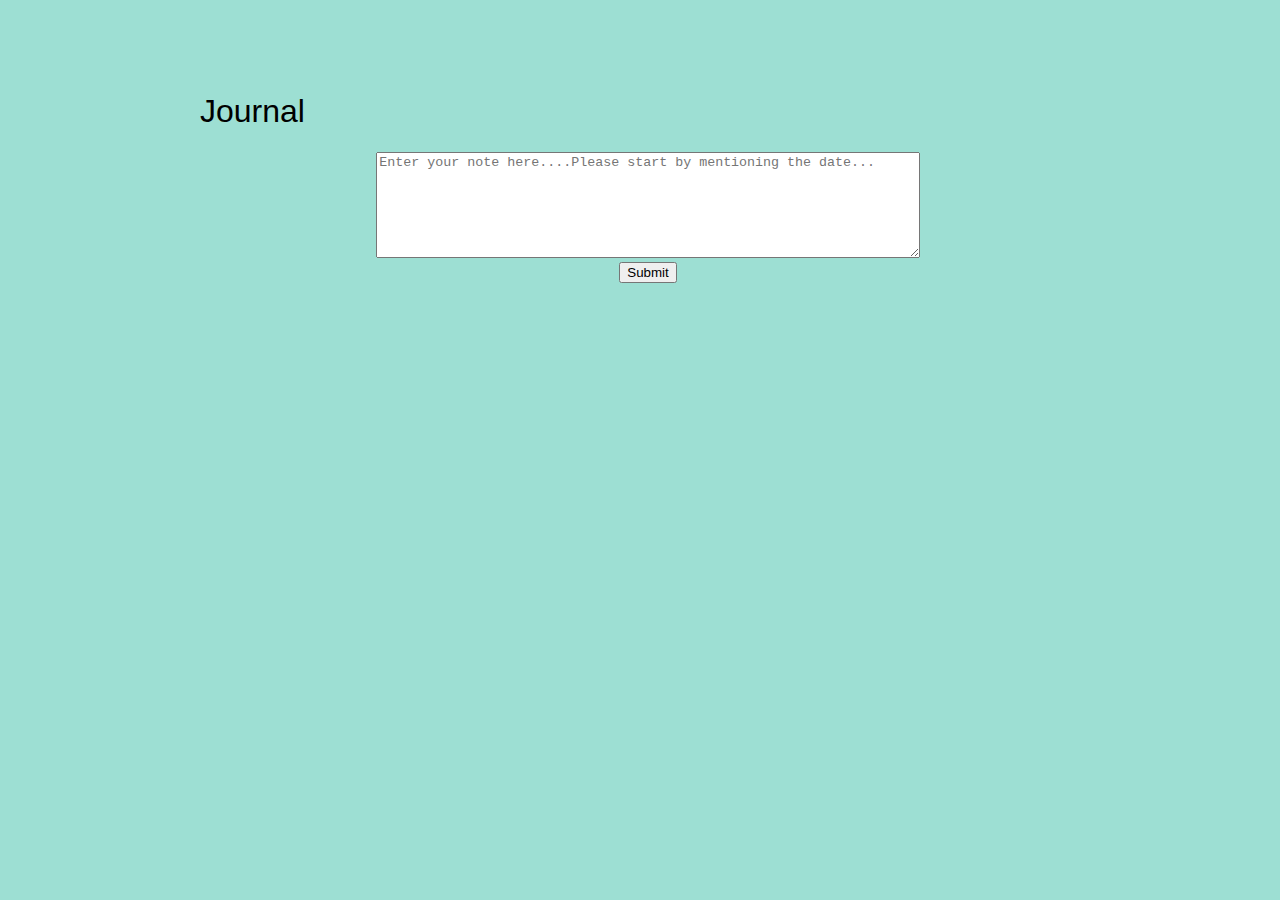
<file: Hashnode Project/journal.html>
<!doctype html>
<html lang="en">
<head>
  <meta charset="utf-8" />
  <title>Journal</title>
  <meta name="viewport" content="width=device-width, initial-scale=1">
  <link rel="stylesheet" href="style.css">
</head>
<body style="background-color:#9ddfd3;">
  <div id="appContainer">
    <h1>Journal</h1>
    <div id="app"></div>
    <form id="noteForm">
      <textarea id="noteText" placeholder="Enter your note here....Please start by mentioning the date..."></textarea>
      <div>
        <input type="submit" value="Submit">
      </div>
    </form>
  </div>
  <script src = "src/models/note-model.js"></script>
  <script src = "src/models/note-list-model.js"></script>
  <script src = "src/views/note-list-view.js"></script>
  <script src = "src/views/single-note-view.js"></script>
  <script src = "src/controllers/note-controller.js"></script>

  <script src = "lib/testing-framework.js"></script>
  <script src = "spec/models/note-model.spec.js"></script>
  <script src = "spec/models/note-list-model.spec.js"></script>
  <script src = "spec/views/note-list-view.spec.js"></script>
  <script src = "spec/views/single-note-view.spec.js"></script>
</body>
</html>
</file>
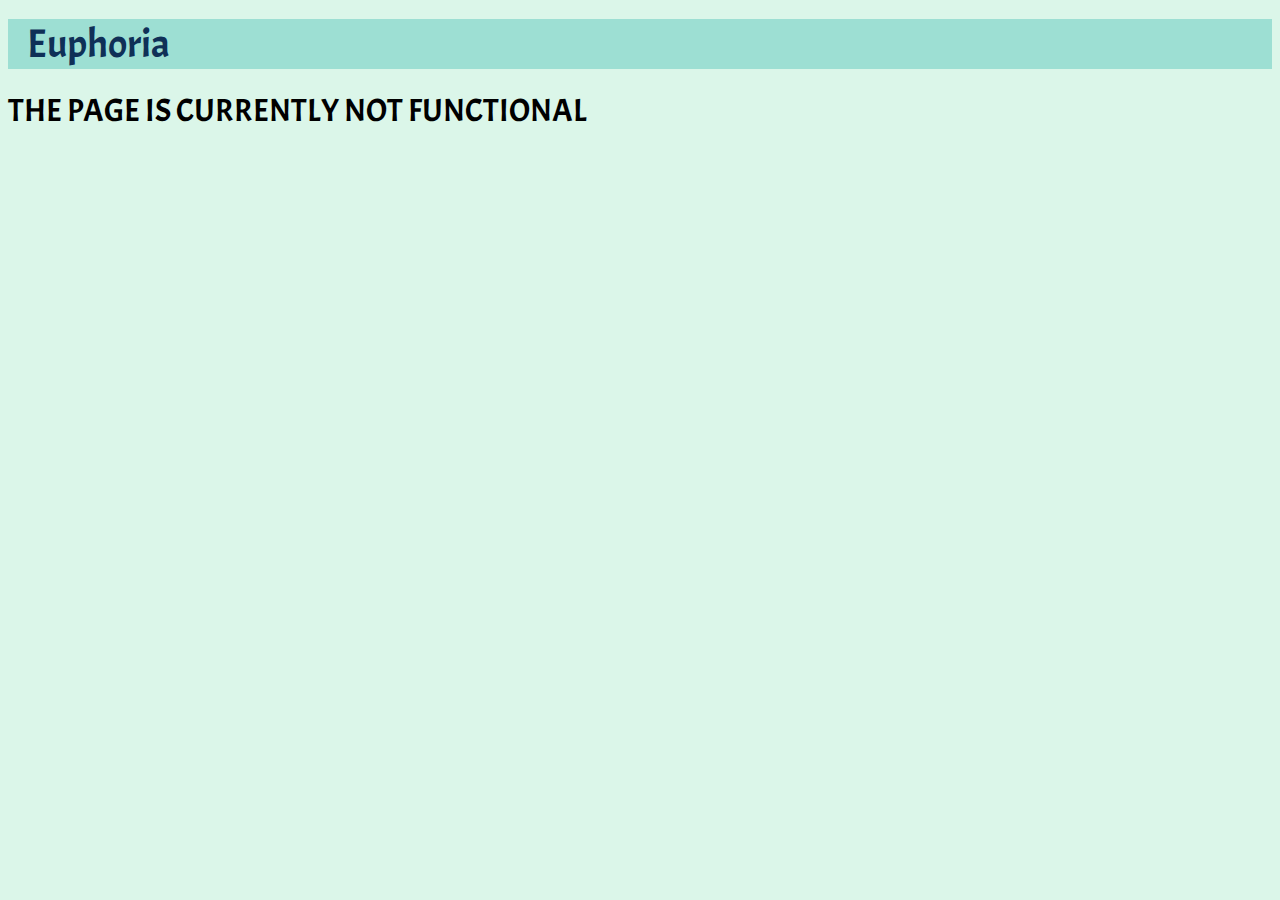
<file: Hashnode Project/open.html>
<!DOCTYPE html>
<html lang="en" dir="ltr">
  <head>
    <meta charset="utf-8">
    <title>OPEN IT WHEN</title>
    <!-- FONTS -->
    <link rel="preconnect" href="https://fonts.gstatic.com">
    <link href="https://fonts.googleapis.com/css2?family=Acme&family=Roboto:wght@300&display=swap" rel="stylesheet">

  </head>
  <style>
  * {
    box-sizing: border-box;
  }

  body {
      font-family: 'Roboto', sans-serif;
      overflow-x: hidden;
  }

  .navbar-brand {
    margin: 1.5%;
    font-size: 2.5rem;
    color: #0f3057;
  }

  .navbar {
    background-color: #9ddfd3;
  }

  .intro {
    font-family: 'Roboto', sans-serif;
    font-style: normal;
    font-weight: 500;
    margin-left: 3%;
    font-size: 1.5rem;
  }

  h1{
    font-family: 'Acme', sans-serif;
    font-style: normal;
    font-weight: 500;
  }
</style>

  <body style="background-color:#dbf6e9;">
    <section id="title">

      <!-- navigation -->

      <div class="conatiner-fluid">
        <nav class="navbar navbar-expand-lg navbar-color: #0f3057 ">
          <h1 class="navbar-brand" href="#">Euphoria</h1>
        </nav>
    </section>
<h1>THE PAGE IS CURRENTLY NOT FUNCTIONAL</h1>

    <!-- JavaScript Bundle with Popper -->
    <script src="https://cdn.jsdelivr.net/npm/bootstrap@5.0.0-beta2/dist/js/bootstrap.bundle.min.js" integrity="sha384-b5kHyXgcpbZJO/tY9Ul7kGkf1S0CWuKcCD38l8YkeH8z8QjE0GmW1gYU5S9FOnJ0" crossorigin="anonymous"></script>
  </body>

</html>
</file>
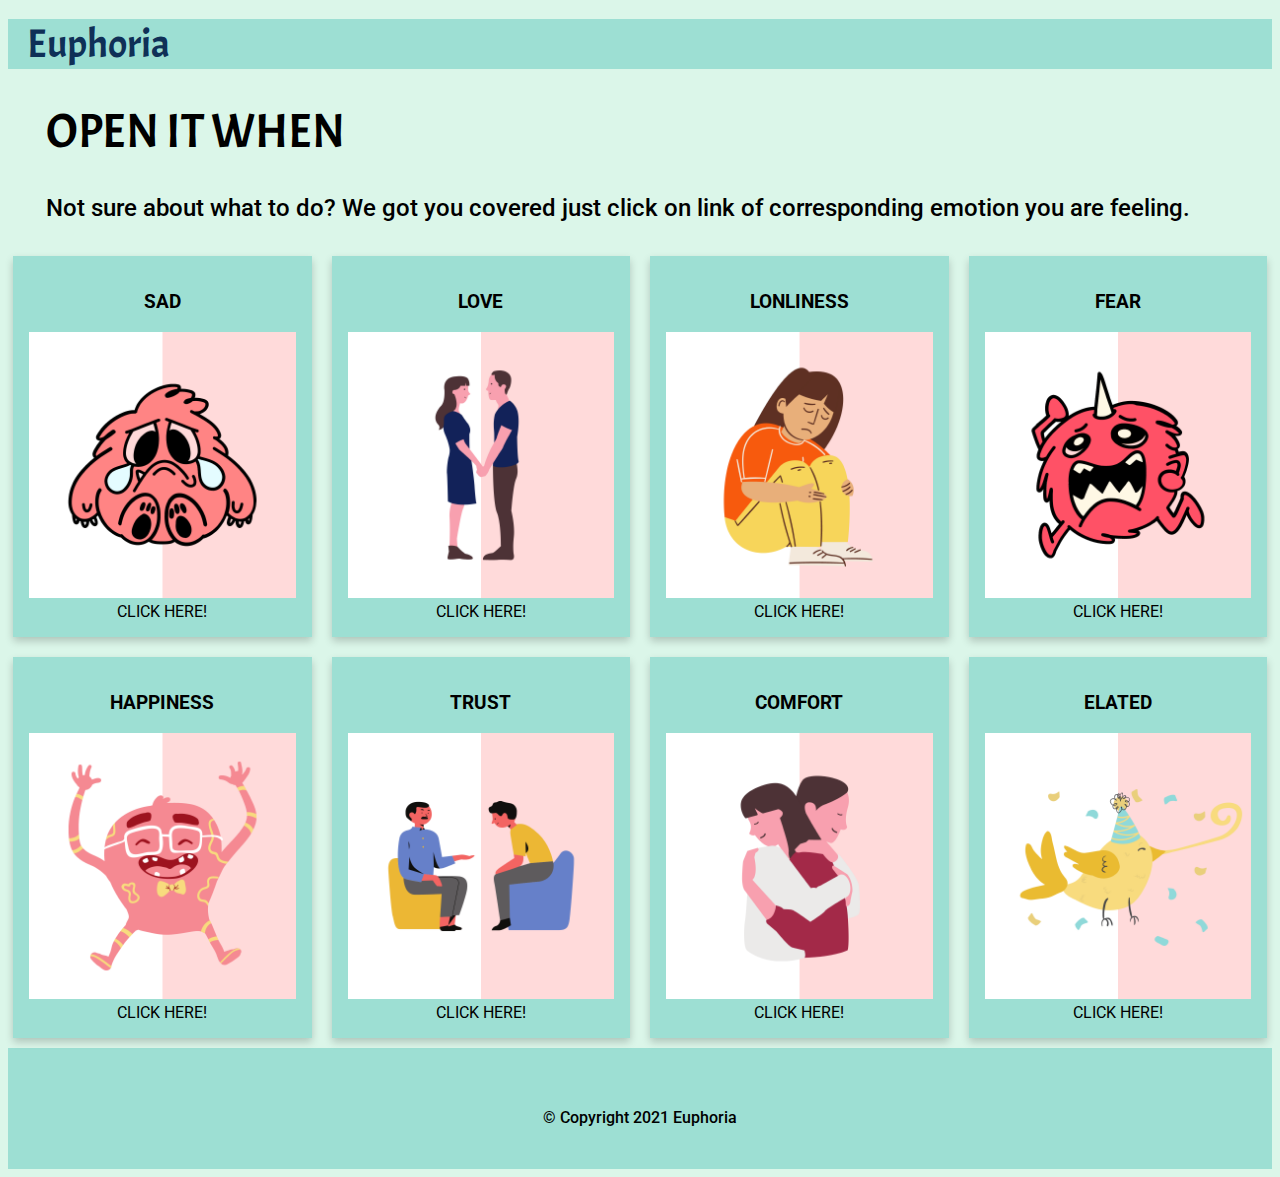
<file: Hashnode Project/openitwhen.html>
<!DOCTYPE html>
<html>
<head>
<meta name="viewport" content="width=device-width, initial-scale=1">
<title>OPEN IT WHEN</title>
<!-- Font awesome -->
<link rel="stylesheet" href="https://pro.fontawesome.com/releases/v5.10.0/css/all.css" integrity="sha384-AYmEC3Yw5cVb3ZcuHtOA93w35dYTsvhLPVnYs9eStHfGJvOvKxVfELGroGkvsg+p" crossorigin="anonymous" />
<!-- FONTS -->
<link rel="preconnect" href="https://fonts.gstatic.com">
<link href="https://fonts.googleapis.com/css2?family=Acme&family=Roboto:wght@300&display=swap" rel="stylesheet">
<!-- BOOTSTRAP -->
<link href="https://cdn.jsdelivr.net/npm/bootstrap@5.0.0-beta2/dist/css/bootstrap.min.css" rel="stylesheet" integrity="sha384-BmbxuPwQa2lc/FVzBcNJ7UAyJxM6wuqIj61tLrc4wSX0szH/Ev+nYRRuWlolflfl" crossorigin="anonymous">

<style>
* {
  box-sizing: border-box;
}

body {
    font-family: 'Roboto', sans-serif;
    overflow-x: hidden;
}

.navbar-brand {
  margin: 1.5%;
  font-size: 2.5rem;
  color: #0f3057;
}

.navbar {
  background-color: #9ddfd3;
}

.intro {
  font-family: 'Roboto', sans-serif;
  font-style: normal;
  font-weight: 500;
  margin-left: 3%;
  font-size: 1.5rem;
}

h1{
  font-family: 'Acme', sans-serif;
  font-style: normal;
  font-weight: 500;
}

/* Float four columns side by side */
.column {
  float: left;
  width: 25%;
  padding: 10px 10px;
}

/* Remove extra left and right margins, due to padding */
.row {margin: 0 -5px;}

/* Clear floats after the columns */
.row:after {
  content: "";
  display: table;
  clear: both;
}

/* Responsive columns */
@media screen and (max-width: 600px) {
  .column {
    width: 100%;
    display: block;
    margin-bottom: 20px;
  }
}

/* Style the counter cards */
.card {
  box-shadow: 0 4px 8px 0 rgba(0, 0, 0, 0.2);
  padding: 16px;
  text-align: center;
  background-color: #9ddfd3;
}

/* FOOTER */
.footer {
  background-color: #9ddfd3;
  width: 100%;
  padding: 2%;
  text-align: center;
  font-family: 'Roboto', sans-serif;
  font-style: normal;
  font-weight: 500;
  margin-top: auto;
}

.social {
  color: white;
  padding: 1%;
  size: 2%;
}
a{
  color: black;
  text-decoration: none;
}

</style>
</head>
<body style="background-color:#dbf6e9;">

  <section id="title">

    <!-- navigation -->

    <div class="conatiner-fluid">
      <nav class="navbar navbar-expand-lg navbar-color: #0f3057 ">
        <h1 class="navbar-brand" href="#">Euphoria</h1>
      </nav>
  </section>

  <section class="intro">
    <h1>OPEN IT WHEN</h1>
    <p>Not sure about what to do? We got you covered just click on link of corresponding emotion you are feeling.</p>
  </section>


<div class="row">
  <div class="column">
    <div class="card">
      <h3>SAD</h3>
      <img src="images/c1.png" alt="bla" width="100%">
      <a href="open.html">CLICK HERE!</a>
    </div>
  </div>


  <div class="column">
    <div class="card">
      <h3>LOVE</h3>
      <img src="images/c4.png" alt="bla" width="100%">
      <a href="open.html">CLICK HERE!</a>
    </div>
  </div>



  <div class="column">
    <div class="card">
      <h3>LONLINESS</h3>
      <img src="images/c6.png" alt="bla" width="100%">
      <a href="open.html">CLICK HERE!</a>
    </div>
  </div>



  <div class="column">
    <div class="card">
      <h3>FEAR</h3>
      <img src="images/c8.png" alt="bla" width="100%">
      <a href="open.html">CLICK HERE!</a>
    </div>
  </div>

  <div class="column">
    <div class="card">
      <h3>HAPPINESS</h3>
      <img src="images/c9.png" alt="bla" width="100%">
      <a href="open.html">CLICK HERE!</a>
    </div>
  </div>

  <div class="column">
    <div class="card">
      <h3>TRUST</h3>
      <img src="images/c10.png" alt="bla" width="100%">
      <a href="open.html">CLICK HERE!</a>
    </div>
  </div>

  <div class="column">
    <div class="card">
      <h3>COMFORT</h3>
      <img src="images/c11.png" alt="bla" width="100%">
      <a href="open.html">CLICK HERE!</a>
    </div>
  </div>

  <div class="column">
    <div class="card">
      <h3>ELATED</h3>
      <img src="images/c12.png" alt="bla" width="100%">
      <a href="open.html">CLICK HERE!</a>
    </div>
  </div>

</div>
<footer>
  <div class="footer">
    <i class="fab fa-twitter fa-1.8x social"></i>
    <i class="fab fa-facebook-f fa-1.8x social"></i>
    <i class="fab fa-instagram fa-1.8x social"></i>
    <i class="fas fa-envelope fa-1.8x social"></i>
    <p>© Copyright 2021 Euphoria</p>
  </div>

</footer>
<!-- JavaScript Bundle with Popper -->
<script src="https://cdn.jsdelivr.net/npm/bootstrap@5.0.0-beta2/dist/js/bootstrap.bundle.min.js" integrity="sha384-b5kHyXgcpbZJO/tY9Ul7kGkf1S0CWuKcCD38l8YkeH8z8QjE0GmW1gYU5S9FOnJ0" crossorigin="anonymous"></script>

</body>
</html>
</file>
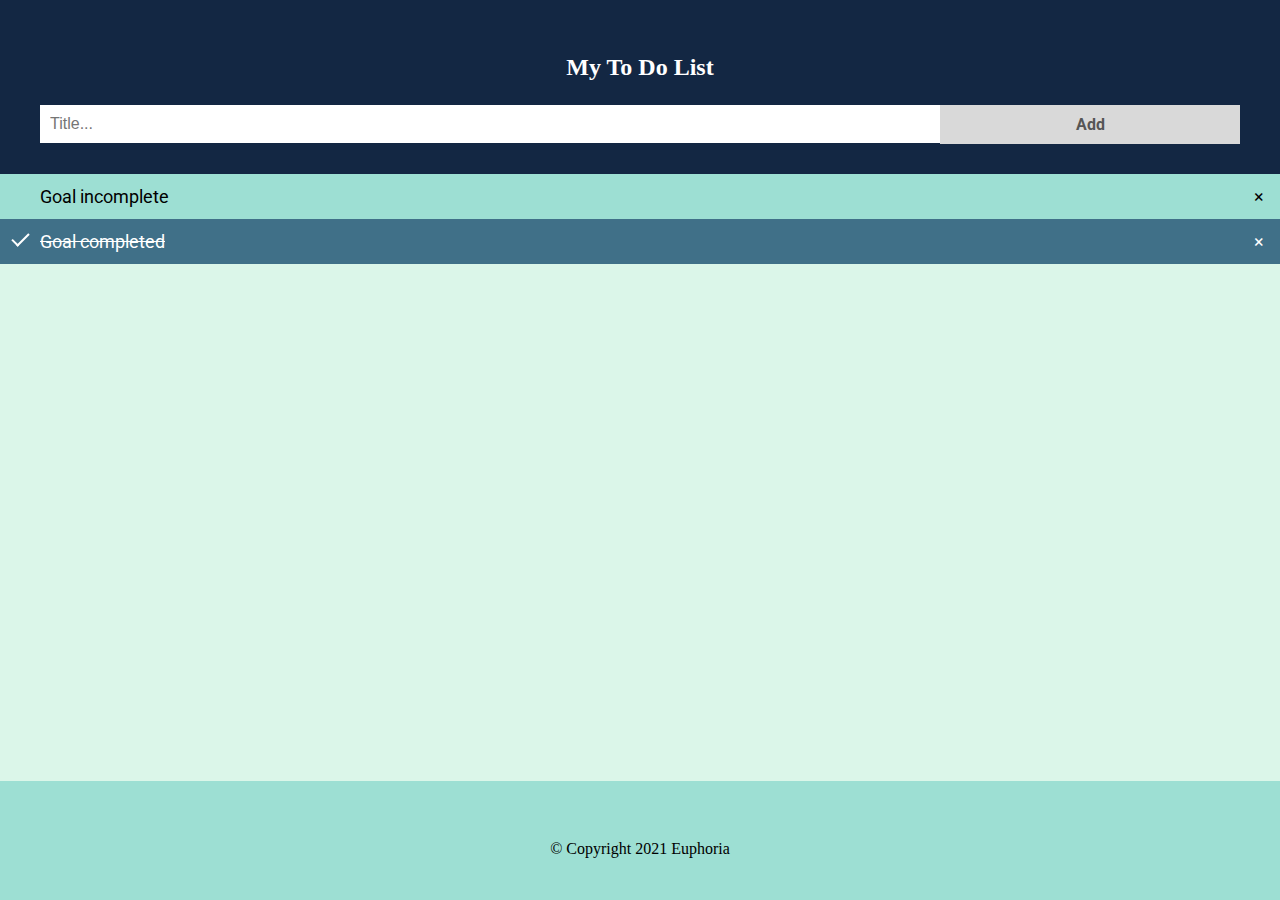
<file: Hashnode Project/personalgoals.html>
<!DOCTYPE html>
<html>
<head>
  <!-- Font awesome -->
  <link rel="stylesheet" href="https://pro.fontawesome.com/releases/v5.10.0/css/all.css" integrity="sha384-AYmEC3Yw5cVb3ZcuHtOA93w35dYTsvhLPVnYs9eStHfGJvOvKxVfELGroGkvsg+p" crossorigin="anonymous" />
 <link rel="preconnect" href="https://fonts.gstatic.com">
 <link href="https://fonts.googleapis.com/css2?family=Roboto&display=swap" rel="stylesheet">
 <meta name="viewport" content="width=device-width, initial-scale=1">
 <title>Goals</title>
<style>
body {
  margin: 0;
  min-width: 250px;
  font-family: 'Roboto', sans-serif;
}

/* Include the padding and border in an element's total width and height */
* {
  box-sizing: border-box;
}

/* FOOTER */
.footer {
  background-color: #9ddfd3;
  width: 100%;
  padding: 2%;
  text-align: center;
  font-family: 'Saira Condensed';
  font-style: normal;
  font-weight: 500;
  margin-top: auto;
  position: fixed;
  left: 0;
  bottom: 0;


}

.social {
  color: white;
  padding: 1%;
  size: 2%;
}

/* Remove margins and padding from the list */
ul {
  margin: 0;
  padding: 0;
}

/* Style the list items */
ul li {
  cursor: pointer;
  position: relative;
  padding: 12px 8px 12px 40px;
  list-style-type: none;
  background: #eee;
  font-size: 18px;
  transition: 0.2s;

  /* make the list items unselectable */
  -webkit-user-select: none;
  -moz-user-select: none;
  -ms-user-select: none;
  user-select: none;
}

/* Set all odd list items to a different color (zebra-stripes) */
ul li:nth-child(odd) {
  background: #9ddfd3;
}

/* Darker background-color on hover */
ul li:hover {
  background: #ffffff;
}

/* When clicked on, add a background color and strike out text */
ul li.checked {
  background: #407088;
  color: white;
  text-decoration: line-through;
}

/* Add a "checked" mark when clicked on */
ul li.checked::before {
  content: '';
  position: absolute;
  border-color: #fff;
  border-style: solid;
  border-width: 0 2px 2px 0;
  top: 10px;
  left: 16px;
  transform: rotate(45deg);
  height: 15px;
  width: 7px;
}

/* Style the close button */
.close {
  position: absolute;
  right: 0;
  top: 0;
  padding: 12px 16px 12px 16px;
}

.close:hover {
  background-color: #276678;
  color: white;
}

/* Style the header */
.header {
  background-color: #132743;
  padding: 30px 40px;
  color: white;
  text-align: center;
}

/* Clear floats after the header */
.header:after {
  content: "";
  display: table;
  clear: both;
}

/* Style the input */
input {
  margin: 0;
  border: none;
  border-radius: 0;
  width: 75%;
  padding: 10px;
  float: left;
  font-size: 16px;
}

/* Style the "Add" button */
.addBtn {
  padding: 10px;
  width: 25%;
  background: #d9d9d9;
  color: #555;
  float: left;
  text-align: center;
  font-size: 16px;
  cursor: pointer;
  transition: 0.3s;
  border-radius: 0;
}

.addBtn:hover {
  background-color: #bbb;
}
</style>
</head>
<body style="background-color:#dbf6e9;">

<div id="myDIV" class="header">
  <h2 style="margin:5px" style><p style="font-family:verdana">My To Do List</p></h2>
  <input type="text" id="myInput" placeholder="Title...">
  <span onclick="newElement()" class="addBtn"><b>Add</b></span>
</div>

<ul id="myUL">
  <li>Goal incomplete</li>
  <li class="checked">Goal completed</li>

</ul>

<script>
// Create a "close" button and append it to each list item
var myNodelist = document.getElementsByTagName("LI");
var i;
for (i = 0; i < myNodelist.length; i++) {
  var span = document.createElement("SPAN");
  var txt = document.createTextNode("\u00D7");
  span.className = "close";
  span.appendChild(txt);
  myNodelist[i].appendChild(span);
}

// Click on a close button to hide the current list item
var close = document.getElementsByClassName("close");
var i;
for (i = 0; i < close.length; i++) {
  close[i].onclick = function() {
    var div = this.parentElement;
    div.style.display = "none";
  }
}

// Add a "checked" symbol when clicking on a list item
var list = document.querySelector('ul');
list.addEventListener('click', function(ev) {
  if (ev.target.tagName === 'LI') {
    ev.target.classList.toggle('checked');
  }
}, false);

// Create a new list item when clicking on the "Add" button
function newElement() {
  var li = document.createElement("li");
  var inputValue = document.getElementById("myInput").value;
  var t = document.createTextNode(inputValue);
  li.appendChild(t);
  if (inputValue === '') {
    alert("You must write something!");
  } else {
    document.getElementById("myUL").appendChild(li);
  }
  document.getElementById("myInput").value = "";

  var span = document.createElement("SPAN");
  var txt = document.createTextNode("\u00D7");
  span.className = "close";
  span.appendChild(txt);
  li.appendChild(span);

  for (i = 0; i < close.length; i++) {
    close[i].onclick = function() {
      var div = this.parentElement;
      div.style.display = "none";
    }
  }
}
</script>

<footer>
    <div class="footer">
      <i class="fab fa-twitter fa-1.8x social"></i>
      <i class="fab fa-facebook-f fa-1.8x social"></i>
      <i class="fab fa-instagram fa-1.8x social"></i>
      <i class="fas fa-envelope fa-1.8x social"></i>
      <p>© Copyright 2021 Euphoria</p>
    </div>

  </footer>

</body>
</html>
</file>
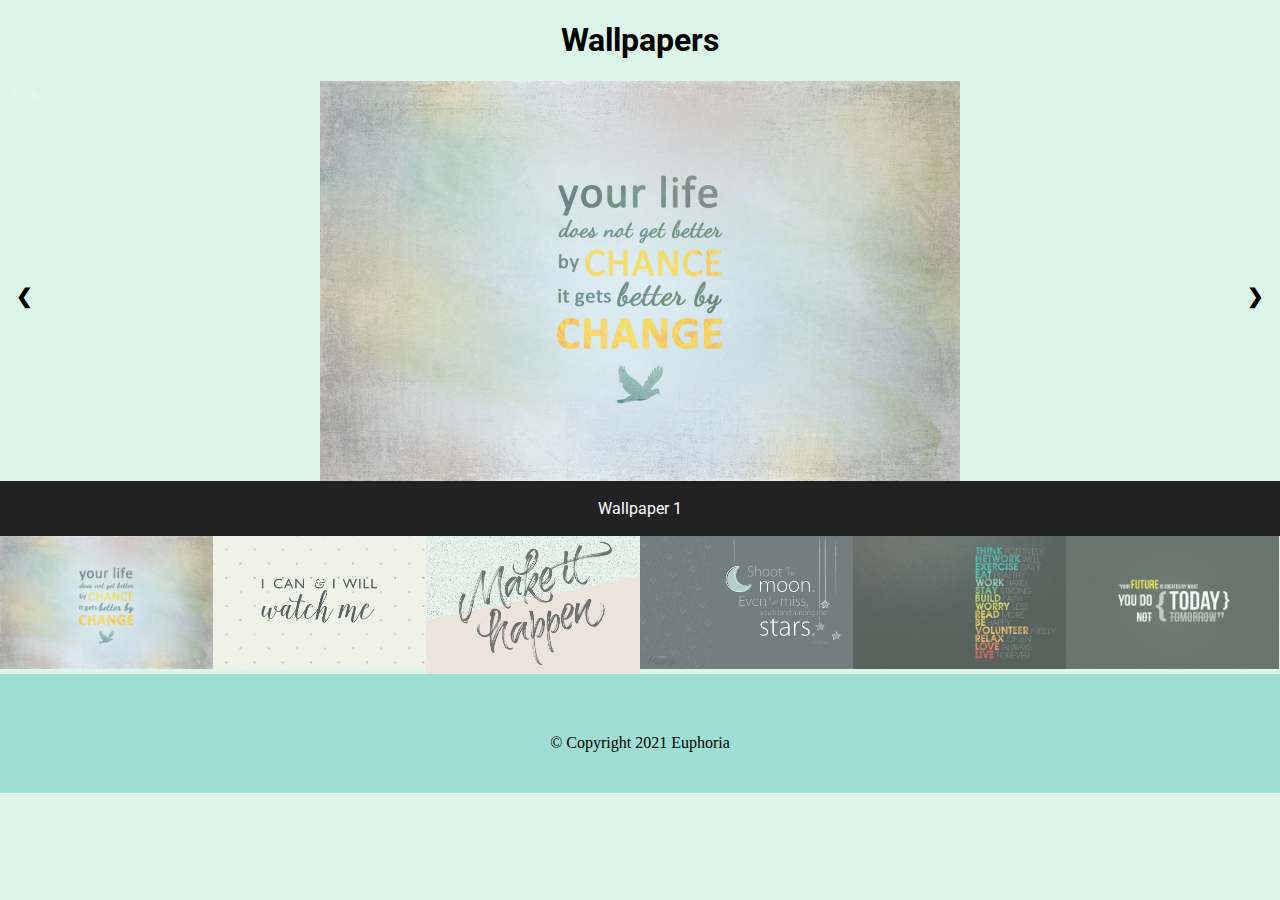
<file: Hashnode Project/wallpaper.html>
<!DOCTYPE html>
<html>
<head>
  <!-- Font awesome -->
  <link rel="stylesheet" href="https://pro.fontawesome.com/releases/v5.10.0/css/all.css" integrity="sha384-AYmEC3Yw5cVb3ZcuHtOA93w35dYTsvhLPVnYs9eStHfGJvOvKxVfELGroGkvsg+p" crossorigin="anonymous" />
  <link rel="preconnect" href="https://fonts.gstatic.com">
  <link href="https://fonts.googleapis.com/css2?family=Roboto&display=swap" rel="stylesheet">
  <meta name="viewport" content="width=device-width, initial-scale=1">
  <title>Wallpapers</title>
<style>
body {
  font-family: 'Roboto', sans-serif;
  margin: 0;
}

* {
  box-sizing: border-box;
}

/* FOOTER */
.footer {
  background-color: #9ddfd3;
  width: 100%;
  padding: 2%;
  text-align: center;
  font-family: 'Saira Condensed';
  font-style: normal;
  font-weight: 500;
  margin-top: auto;
}

.social {
  color: white;
  padding: 1%;
  size: 2%;
}

img {
  vertical-align: middle;
  display: block;
  margin-left: auto;
  margin-right: auto;

}

/* Position the image container (needed to position the left and right arrows) */
.container {
  position: relative;
}

/* Hide the images by default */
.mySlides {
  display: none;
}

/* Add a pointer when hovering over the thumbnail images */
.cursor {
  cursor: pointer;
}

/* Next & previous buttons */
.prev,
.next {
  cursor: pointer;
  position: absolute;
  top: 40%;
  width: auto;
  padding: 16px;
  margin-top: -50px;
  color: black;
  font-weight: bold;
  font-size: 20px;
  border-radius: 0 3px 3px 0;
  user-select: none;
  -webkit-user-select: none;
}

/* Position the "next button" to the right */
.next {
  right: 0;
  border-radius: 3px 0 0 3px;
}

/* On hover, add a black background color with a little bit see-through */
.prev:hover,
.next:hover {
  background-color: rgba(0, 0, 0, 0.8);
  color: white;
}

/* Number text (1/3 etc) */
.numbertext {
  color: #f2f2f2;
  font-size: 12px;
  padding: 8px 12px;
  position: absolute;
  top: 0;
}

/* Container for image text */
.caption-container {
  text-align: center;
  background-color: #222;
  padding: 2px 16px;
  color: white;
}

.row:after {
  content: "";
  display: table;
  clear: both;
}

/* Six columns side by side */
.column {
  float: left;
  width: 16.66%;
}

/* Add a transparency effect for thumnbail images */
.demo {
  opacity: 0.6;
}

.active,
.demo:hover {
  opacity: 1;
}
</style>
</head>
<body style="background-color:#dbf6e9;">

<h1 style="text-align:center">Wallpapers</h1>

<div class="container">
  <div class="mySlides">
    <div class="numbertext" >1 / 6</div>
    <img src="images/w1.jpg" style="width:50%" class="center" >
  </div>

  <div class="mySlides">
    <div class="numbertext">2 / 6</div>
    <img src="images/w2.png" style="width:100%">
  </div>

  <div class="mySlides">
    <div class="numbertext">3 / 6</div>
    <img src="images/w3.jpg" style="width:100%">
  </div>

  <div class="mySlides">
    <div class="numbertext">4 / 6</div>
    <img src="images/w5.jpg" style="width:100%">
  </div>

  <div class="mySlides">
    <div class="numbertext">5 / 6</div>
    <img src="images/w6.jpg" style="width:100%">
  </div>


  <a class="prev" onclick="plusSlides(-1)">❮</a>
  <a class="next" onclick="plusSlides(1)">❯</a>

  <div class="caption-container">
    <p id="caption"></p>
  </div>

  <div class="row">
    <div class="column">
      <img class="demo cursor" src="images/w1.jpg" style="width:100%" onclick="currentSlide(1)" alt="Wallpaper 1">
    </div>
    <div class="column">
      <img class="demo cursor" src="images/w2.png" style="width:100%" onclick="currentSlide(2)" alt="Wallpaper 2">
    </div>
    <div class="column">
      <img class="demo cursor" src="images/w3.jpg" style="width:100%" onclick="currentSlide(3)" alt="Wallpaper 3">
    </div>
    <div class="column">
      <img class="demo cursor" src="images/w4.jpg" style="width:100%" onclick="currentSlide(4)" alt="Wallpaper 4">
    </div>
    <div class="column">
      <img class="demo cursor" src="images/w5.jpg" style="width:100%" onclick="currentSlide(5)" alt="Wallpaper 5">
    </div>
    <div class="column">
      <img class="demo cursor" src="images/w6.jpg" style="width:100%" onclick="currentSlide(6)" alt="Wallpaper 6">
    </div>
  </div>
</div>

<script>
var slideIndex = 1;
showSlides(slideIndex);

function plusSlides(n) {
  showSlides(slideIndex += n);
}

function currentSlide(n) {
  showSlides(slideIndex = n);
}

function showSlides(n) {
  var i;
  var slides = document.getElementsByClassName("mySlides");
  var dots = document.getElementsByClassName("demo");
  var captionText = document.getElementById("caption");
  if (n > slides.length) {slideIndex = 1}
  if (n < 1) {slideIndex = slides.length}
  for (i = 0; i < slides.length; i++) {
      slides[i].style.display = "none";
  }
  for (i = 0; i < dots.length; i++) {
      dots[i].className = dots[i].className.replace(" active", "");
  }
  slides[slideIndex-1].style.display = "block";
  dots[slideIndex-1].className += " active";
  captionText.innerHTML = dots[slideIndex-1].alt;
}
</script>

<footer>
    <div class="footer">
      <i class="fab fa-twitter fa-1.8x social"></i>
      <i class="fab fa-facebook-f fa-1.8x social"></i>
      <i class="fab fa-instagram fa-1.8x social"></i>
      <i class="fas fa-envelope fa-1.8x social"></i>
      <p>© Copyright 2021 Euphoria</p>
    </div>

  </footer>
</body>
</html>
</file>
<file: styles.css>
body {
  background-color: #dbf6e9;
  font-family: 'Roboto', sans-serif;
}

/* NAVIGATION */
h1 {
  font-family: 'Acme', sans-serif;
  font-style: normal;
  font-weight: 500;
}

.navbar-brand {
  margin: 1.5%;
  font-size: 2.5rem;
  color: #0f3057;
}

.navbar {
  background-color: #9ddfd3;
}

.intro {
  font-family: 'Roboto', sans-serif;
  font-style: normal;
  font-weight: 500;
  margin-left: 3%;
  font-size: 1.5rem;
}

/* cards */
.card-img {
  width: 100%;
  height: 35vw;
  object-fit: cover;
}

.col-md-6 {
  margin-bottom: 1%;
}

.buttons-2 {
  font-family: 'Roboto', sans-serif;
  font-style: normal;
  font-weight: 500;
  width: 100%;
  text-align: center;
  margin-top: 55%;
}

.start-btn:hover {
  background-color: transparent;
  color: black;
}

@media (max-width:770px) {
  .buttons-2 {
  margin-top: 20%;
  }
}

/* QUOTES PAGE */
#intro {
  padding: 2%;
}

.flip-card {
  background-color: transparent;
  width: 300px;
  height: 200px;
  border: 1px solid #f1f1f1;
  perspective: 1000px;
  /* Remove this if you don't want the 3D effect */
  margin-bottom: 35%;
}

/* This container is needed to position the front and back side */
.flip-card-inner {
  position: relative;
  width: 100%;
  height: 100%;
  text-align: center;
  font-size: 2rem;
  transition: transform 0.8s;
  transform-style: preserve-3d;
}

/* Do an horizontal flip when you move the mouse over the flip box container */
.flip-card:hover .flip-card-inner {
  transform: rotateY(180deg);
}

/* Position the front and back side */
.flip-card-front, .flip-card-back {
  position: absolute;
  width: 100%;
  height: 100%;
  -webkit-backface-visibility: hidden;
}

/* Style the front side (fallback if image is missing) */
.flip-card-front {
  background-color: #bbb;
  color: black;
}

/* Style the back side */
.flip-card-back {
  background-color: #9ddfd3;
  height: auto;
  color: white;
  transform: rotateY(180deg);
}

/* LETTERS */
.input {
  margin: 2%;
}

.dis {
  display: block;
}

.forms {
  margin-bottom: 1%;
  background-color: #9ddfd3;
  font-family: 'Roboto', sans-serif;
  font-style: normal;
  font-weight: 500;
  width: 30%;
  border: white;
}

.letter {
  height: 300px;
  width: 100%;
}

/* MUSIC */
.play {
  width: 15%;
}

.music {
  font-family: 'Roboto', sans-serif;
  font-style: normal;
  font-weight: 500;
  text-align: center;
  font-size: 2rem;
}

.buttons-3{
  text-align: center;
  margin-bottom: 2%;
}
/* VIDOES */
.videos {
  text-align: center;
  margin: 2%;
}

.vid {
  margin: 1%;
  padding: 2%;
  background-color: #9ddfd3;
}


/* FOOTER */
.footer {
  background-color: #9ddfd3;
  width: 100%;
  padding: 2%;
  text-align: center;
  font-family: 'Roboto', sans-serif;
  font-style: normal;
  font-weight: 500;
}

.social {
  color: white;
  padding: 1%;
  size: 2%;
}
</file>
<file: Hashnode Project/style.css>
body {
  height: 100%;
  width:  100%;
  background-color: #dbf6e9;
  font-family: 'Roboto', sans-serif;
}

#appContainer {
  padding-top: 5%;
  width: 70%;
  margin: 0 auto;
}

/* NAVIGATION */
h1 {
  font-family: 'Acme', sans-serif;
  font-style: normal;
  font-weight: 500;
}

.navbar-brand {
  margin: 1.5%;
  font-size: 2.5rem;
  color: #0f3057;
}

.navbar {
  background-color: #9ddfd3;
}

.intro {
  font-family: 'Roboto', sans-serif;
  font-style: normal;
  font-weight: 500;
  margin-left: 2%;
  font-size: 1.5rem;
}

#noteList {
  text-align: center;
  list-style: none;
  padding: 0;
}
li {
  max-width: 200px;
  margin: 0 auto;
}

form {
  text-align: center;
}

#noteText{
  width: 60%;
  height: 100px;
}

.singleNote {
  max-width: 60%;
  margin: 0 auto;
}

.buttons-2 {
  font-family: 'Roboto', sans-serif;
  font-style: normal;
  font-weight: 500;
  width: 100%;
  text-align: center;
  margin:2%;
}

.start-btn:hover {
  background-color: transparent;
  color: black;
}

/* FOOTER */
.footer {
  background-color: #9ddfd3;
  width: 100%;
  padding: 2%;
  text-align: center;
  font-family: 'Roboto', sans-serif;
  font-style: normal;
  font-weight: 500;
  margin-top: auto;
}

.social {
  color: white;
  padding: 1%;
  size: 2%;
}
</file>
